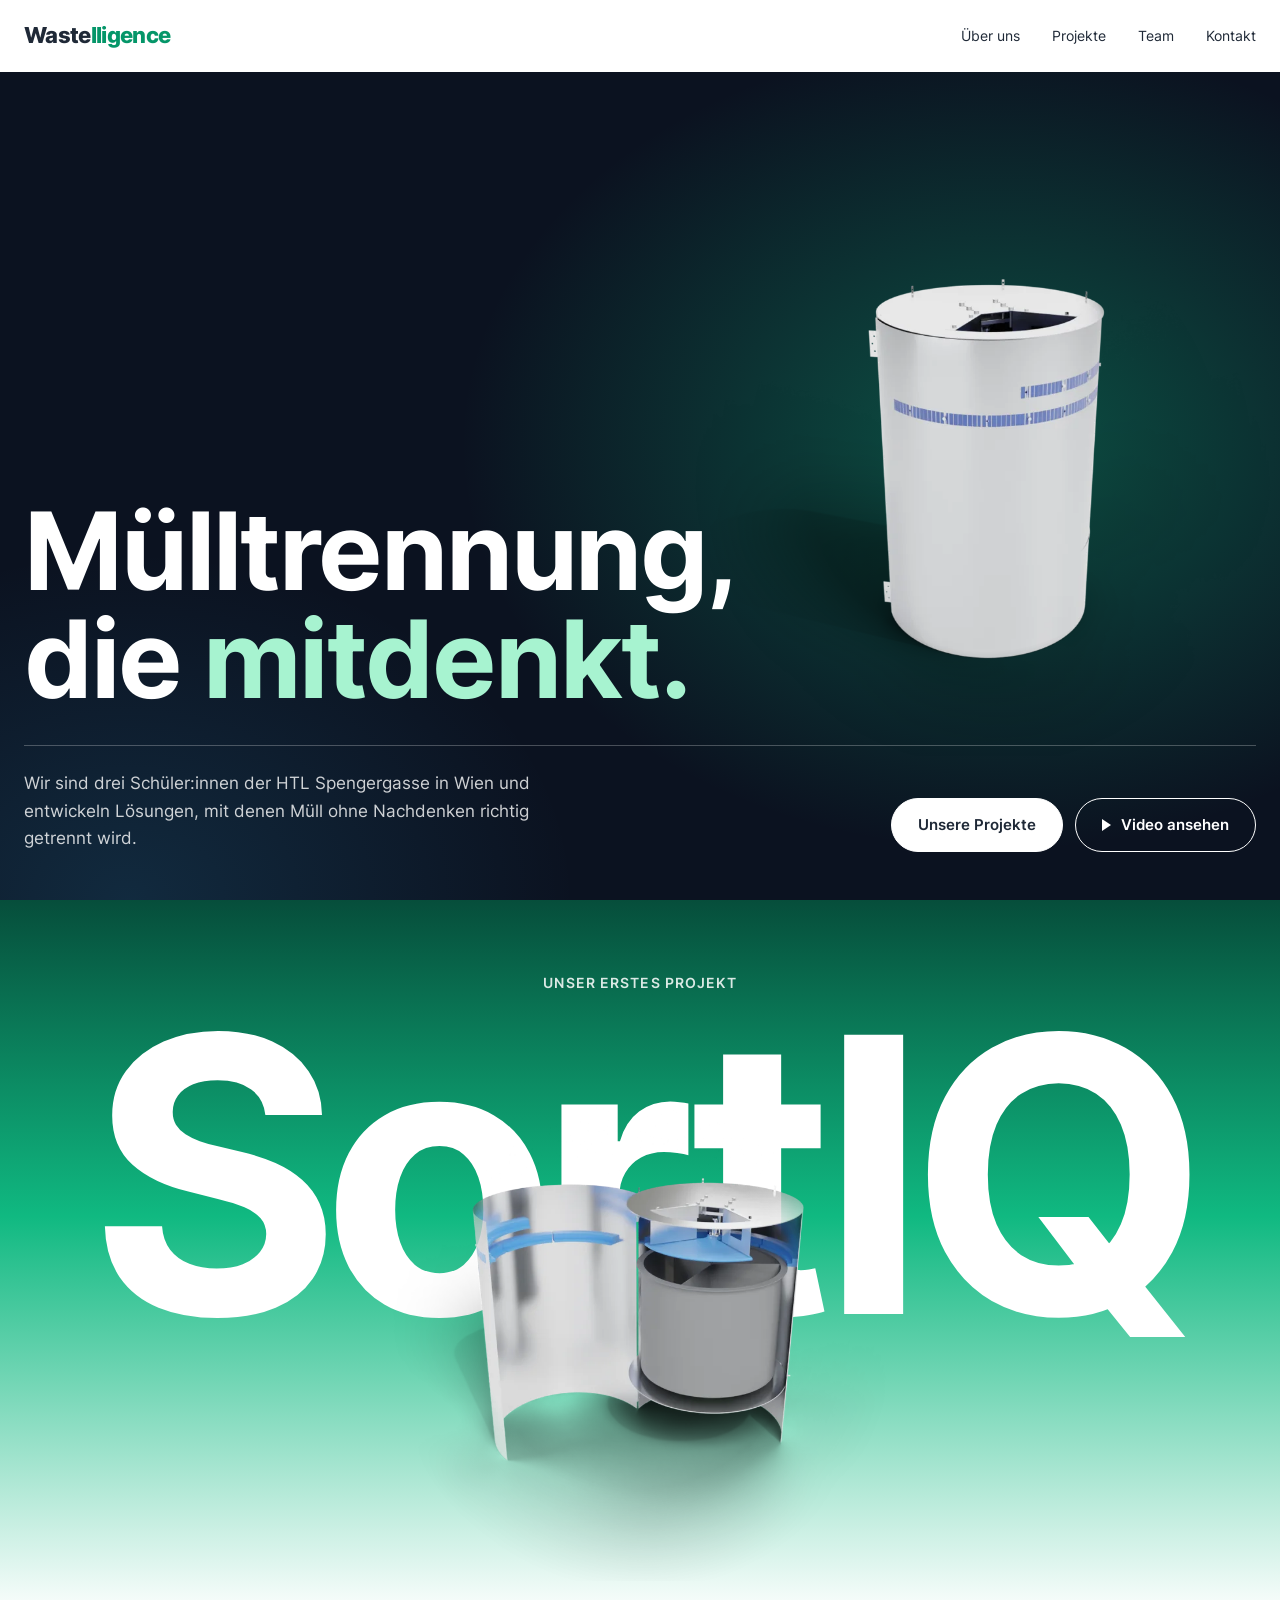
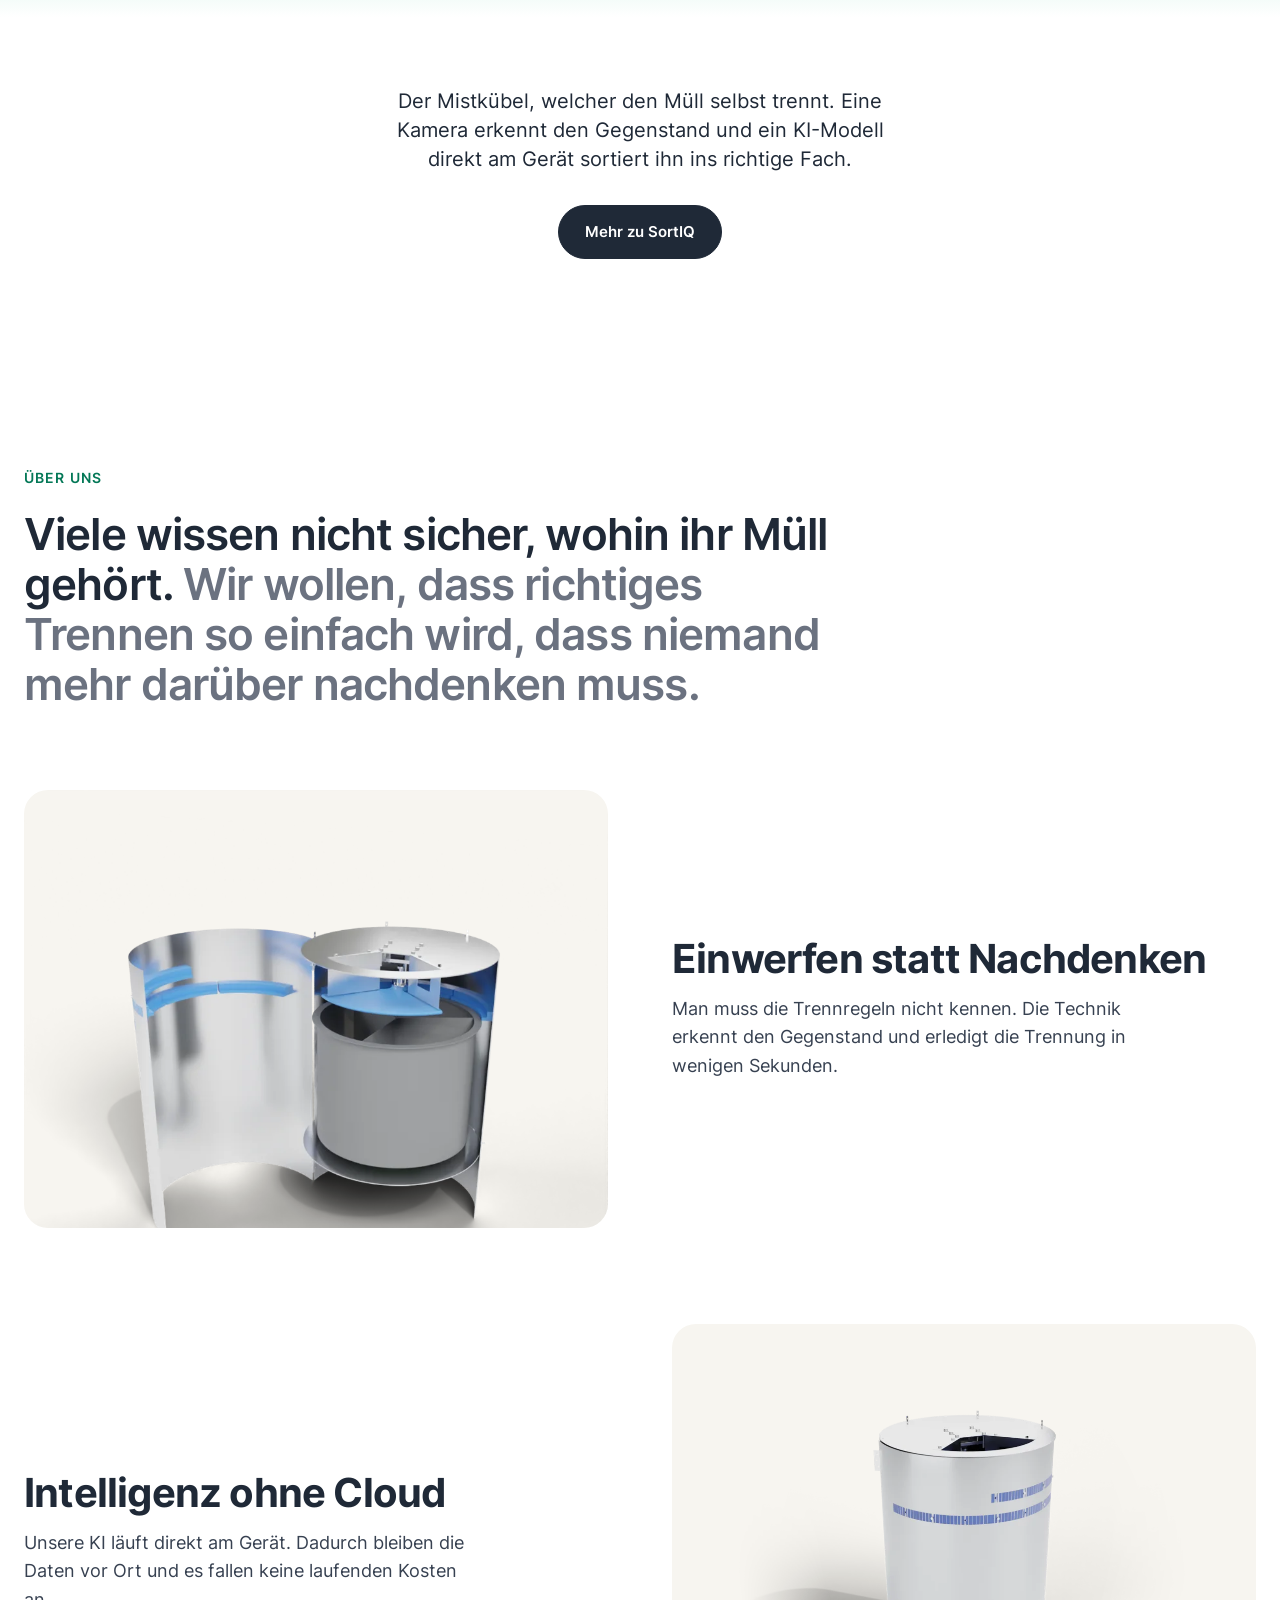
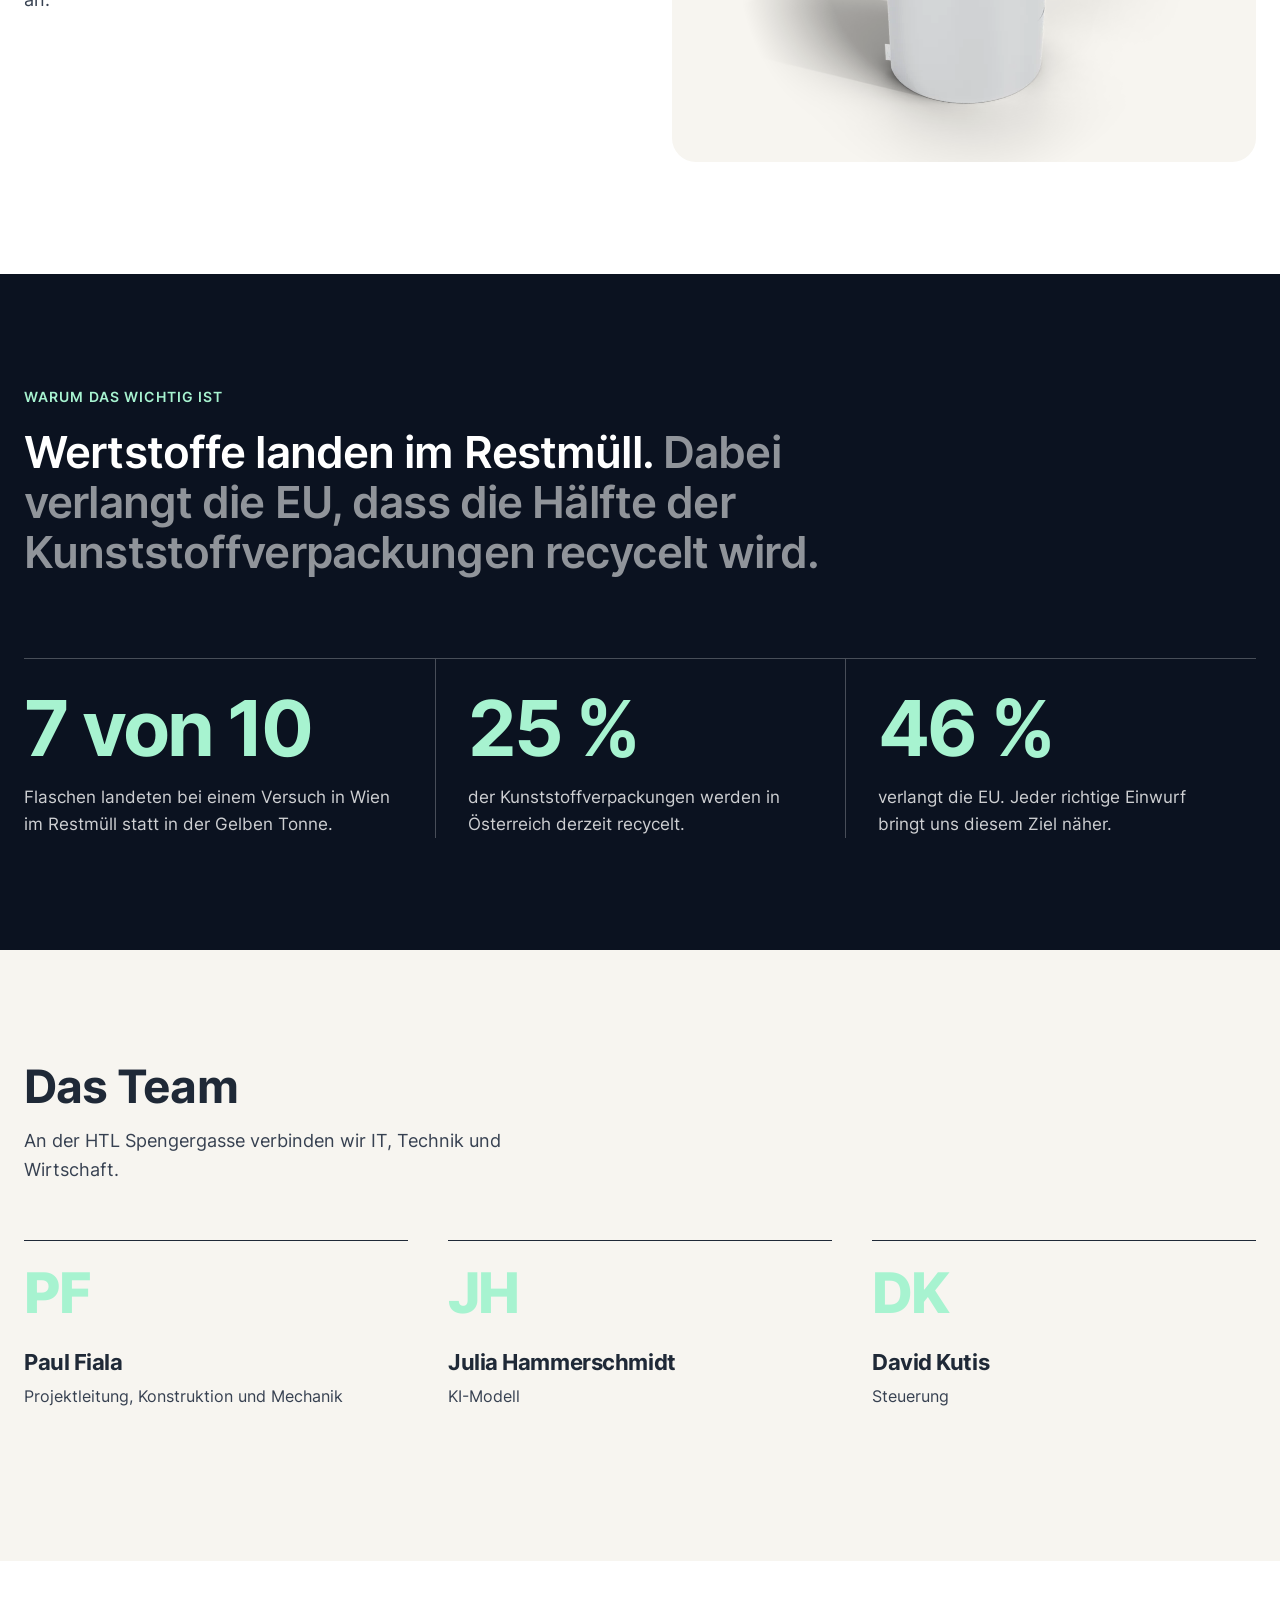
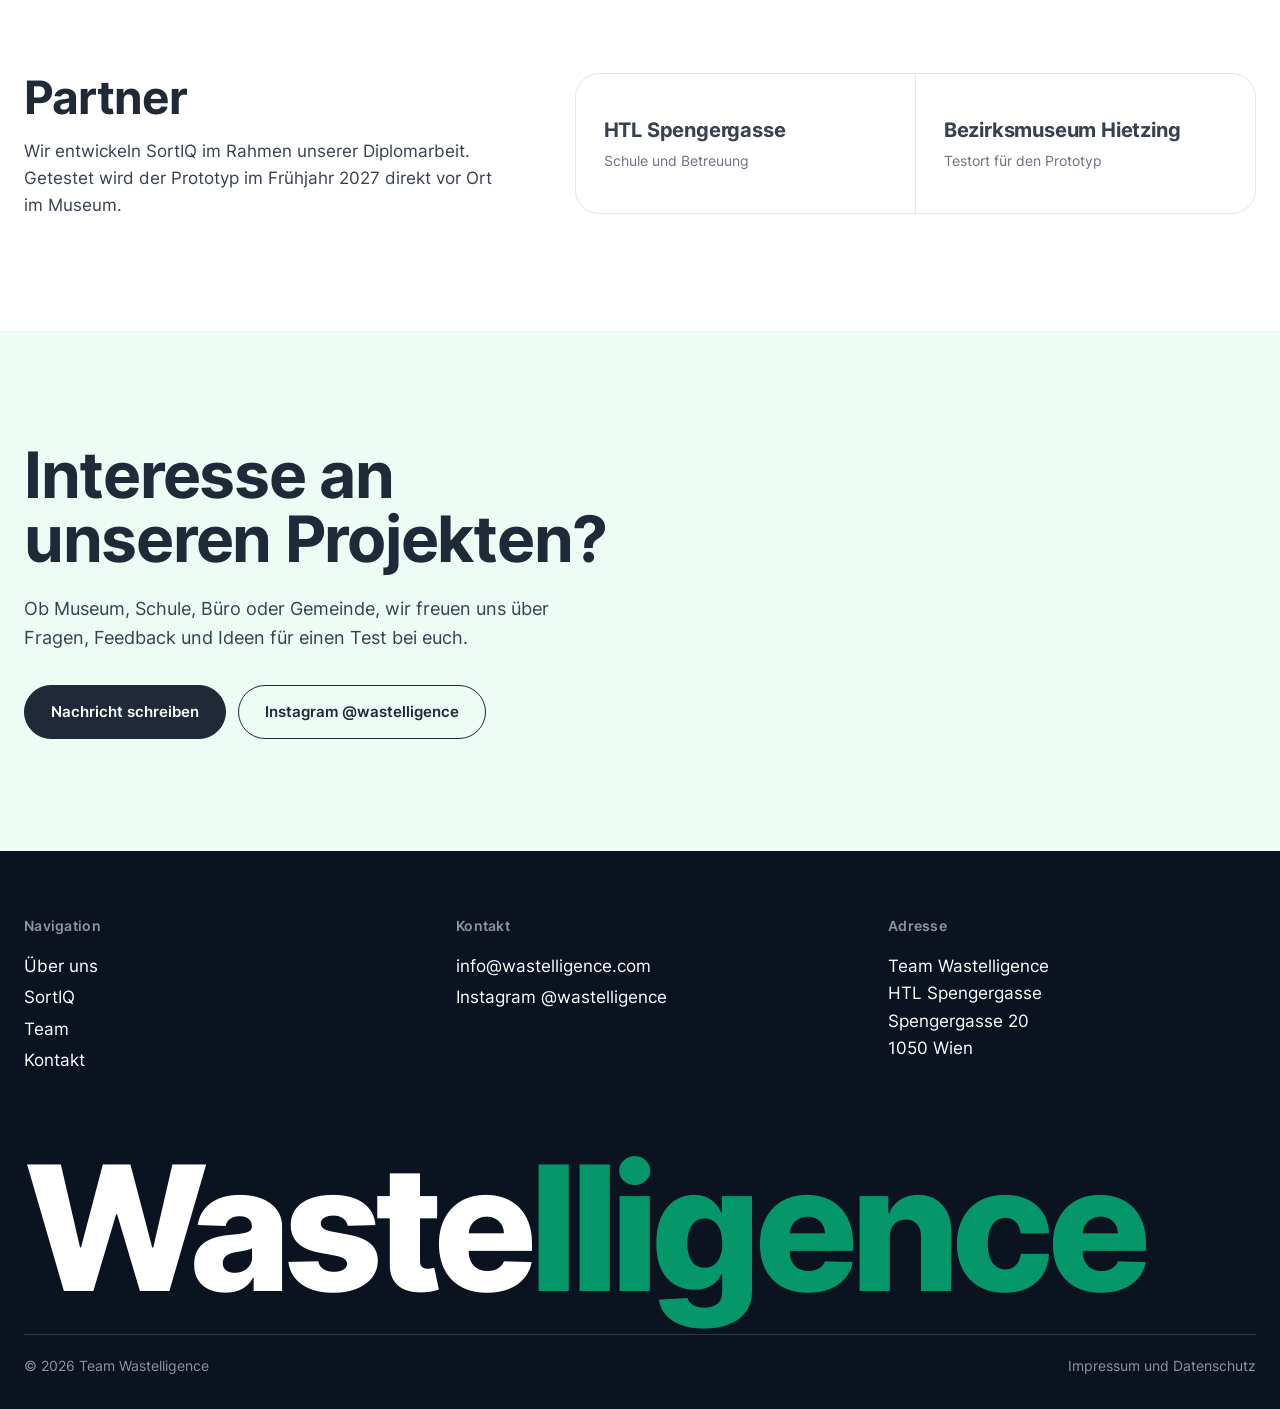
<file: index.html>
<!doctype html>
<html lang="de-AT">
  <head>
    <meta charset="utf-8" />
    <meta name="viewport" content="width=device-width, initial-scale=1" />
    <title>Wastelligence – KI-unterstützte Mülltrennung aus Wien</title>
    <meta
      name="description"
      content="Team Wastelligence von der HTL Spengergasse in Wien entwickelt Lösungen, mit denen Müll ohne Nachdenken richtig getrennt wird. Unser erstes Projekt ist SortIQ, ein Mistkübel, welcher den Müll mit KI selbst trennt."
    />
    <link rel="canonical" href="https://wastelligence.com/" />
    <meta property="og:type" content="website" />
    <meta property="og:locale" content="de_AT" />
    <meta property="og:site_name" content="Wastelligence" />
    <meta property="og:url" content="https://wastelligence.com/" />
    <meta property="og:title" content="Wastelligence – Mülltrennung, die mitdenkt" />
    <meta
      property="og:description"
      content="Drei Schüler:innen der HTL Spengergasse entwickeln Lösungen für einfachere Mülltrennung."
    />
    <meta property="og:image" content="https://wastelligence.com/assets/sortiq-vorschau.jpg" />
    <meta name="twitter:card" content="summary_large_image" />
    <link rel="icon" href="assets/favicon-wastelligence.svg" type="image/svg+xml" />
    <link rel="apple-touch-icon" href="assets/apple-touch-icon.png" />
    <script type="application/ld+json">
      {
        "@context": "https://schema.org",
        "@graph": [
          {
            "@type": "Organization",
            "@id": "https://wastelligence.com/#organisation",
            "name": "Wastelligence",
            "alternateName": "Team Wastelligence",
            "url": "https://wastelligence.com/",
            "logo": "https://wastelligence.com/assets/wastelligence-logo.png",
            "email": "info@wastelligence.com",
            "description": "Team der HTL Spengergasse in Wien, das Lösungen für einfachere Mülltrennung entwickelt.",
            "member": [
              { "@type": "Person", "name": "Paul Fiala" },
              { "@type": "Person", "name": "Julia Hammerschmidt" },
              { "@type": "Person", "name": "David Kutis" }
            ],
            "parentOrganization": {
              "@type": "HighSchool",
              "name": "HTL Spengergasse",
              "address": {
                "@type": "PostalAddress",
                "streetAddress": "Spengergasse 20",
                "postalCode": "1050",
                "addressLocality": "Wien",
                "addressCountry": "AT"
              }
            }
          },
          {
            "@type": "WebSite",
            "@id": "https://wastelligence.com/#website",
            "url": "https://wastelligence.com/",
            "name": "Wastelligence",
            "inLanguage": "de-AT",
            "publisher": { "@id": "https://wastelligence.com/#organisation" }
          }
        ]
      }
    </script>
    <link rel="preload" href="assets/fonts/inter-latin-wght.woff2" as="font" type="font/woff2" crossorigin />
    <link rel="stylesheet" href="style.css" />
    <script src="main.js" defer></script>
  </head>
  <body>
    <header class="kopf">
      <nav aria-label="Hauptnavigation">
        <a class="brand" href="index.html">Waste<span>lligence</span></a>
        <ul class="menue">
          <li><a href="index.html#ueber-uns">Über uns</a></li>
          <li class="has-sub">
            <a href="index.html#projekte">Projekte</a>
            <ul class="sub">
              <li><a href="sortiq.html">SortIQ</a></li>
            </ul>
          </li>
          <li><a href="index.html#team">Team</a></li>
          <li><a href="kontakt.html">Kontakt</a></li>
        </ul>
      </nav>
    </header>

    <main>
      <section class="buehne">
        <img
          class="buehne-bild"
          src="assets/sortiq-geschlossen.webp"
          alt="Rendering von SortIQ, ein zylindrischer Mistkübel aus Blech"
          width="900"
          height="900"
        />
        <div class="buehne-inhalt">
          <h1>Mülltrennung, die <span>mitdenkt.</span></h1>
          <div class="buehne-fuss">
            <p>Wir sind drei Schüler:innen der HTL Spengergasse in Wien und entwickeln Lösungen, mit denen Müll ohne Nachdenken richtig getrennt wird.</p>
            <div class="aktionen">
              <a class="btn btn-hell" href="#projekte">Unsere Projekte</a>
              <a class="btn btn-rand" href="sortiq.html#video"><span class="play"></span>Video ansehen</a>
            </div>
          </div>
        </div>
      </section>

      <section id="projekte" class="produkt">
        <p class="produkt-label">Unser erstes Projekt</p>
        <h2 class="produkt-name">SortIQ</h2>
        <img
          class="produkt-bild"
          src="assets/sortiq-offen.webp"
          alt="Aufgeschnittenes Rendering von SortIQ mit drehbarem Behälter und Einwurfkammer"
          width="900"
          height="900"
          loading="lazy"
        />
        <p class="produkt-text">Der Mistkübel, welcher den Müll selbst trennt. Eine Kamera erkennt den Gegenstand und ein KI-Modell direkt am Gerät sortiert ihn ins richtige Fach.</p>
        <div class="aktionen">
          <a class="btn btn-dunkel" href="sortiq.html">Mehr zu SortIQ</a>
        </div>
      </section>

      <section id="ueber-uns" class="abschnitt">
        <p class="kicker">Über uns</p>
        <p class="leitsatz">Viele wissen nicht sicher, wohin ihr Müll gehört. <span>Wir wollen, dass richtiges Trennen so einfach wird, dass niemand mehr darüber nachdenken muss.</span></p>
        <div class="paare">
          <div class="paar">
            <figure>
              <video src="assets/einwurf-ablauf.mp4" autoplay muted loop playsinline preload="metadata" poster="assets/sortiq-offen.webp" aria-label="Animation des Einwurfs in SortIQ"></video>
            </figure>
            <div>
              <h3>Einwerfen statt Nachdenken</h3>
              <p>Man muss die Trennregeln nicht kennen. Die Technik erkennt den Gegenstand und erledigt die Trennung in wenigen Sekunden.</p>
            </div>
          </div>
          <div class="paar umgekehrt">
            <figure>
              <img src="assets/sortiq-geschlossen.webp" alt="Rendering von SortIQ von außen" width="900" height="900" loading="lazy" />
            </figure>
            <div>
              <h3>Intelligenz ohne Cloud</h3>
              <p>Unsere KI läuft direkt am Gerät. Dadurch bleiben die Daten vor Ort und es fallen keine laufenden Kosten an.</p>
            </div>
          </div>
        </div>
      </section>

      <section class="abschnitt dunkel">
        <p class="kicker">Warum das wichtig ist</p>
        <p class="leitsatz">Wertstoffe landen im Restmüll. <span>Dabei verlangt die EU, dass die Hälfte der Kunststoffverpackungen recycelt wird.</span></p>
        <div class="zahlen">
          <div class="zahl"><b>8 von 10</b><span>Flaschen landeten bei einem Versuch in Wien im Restmüll statt in der Gelben Tonne.</span></div>
          <div class="zahl"><b>27 %</b><span>der Kunststoffverpackungen werden in Österreich derzeit recycelt.</span></div>
          <div class="zahl"><b>50 %</b><span>verlangt die EU. Jeder richtige Einwurf bringt uns diesem Ziel näher.</span></div>
        </div>
      </section>

      <section id="team" class="abschnitt grau">
        <h2 class="titel">Das Team</h2>
        <p class="einleitung">An der HTL Spengergasse verbinden wir IT, Technik und Wirtschaft.</p>
        <div class="raster">
          <div class="person"><span class="initialen">PF</span><h3>Paul Fiala</h3><p>Projektleitung, Konstruktion und Mechanik</p></div>
          <div class="person"><span class="initialen">JH</span><h3>Julia Hammerschmidt</h3><p>KI-Modell</p></div>
          <div class="person"><span class="initialen">DK</span><h3>David Kutis</h3><p>Steuerung</p></div>
        </div>
      </section>

      <section class="abschnitt">
        <div class="partner">
          <div>
            <h2 class="titel">Partner</h2>
            <p>Wir entwickeln SortIQ im Rahmen unserer Diplomarbeit. Getestet wird der Prototyp im Frühjahr 2027 direkt vor Ort im Museum.</p>
          </div>
          <ul class="partner-liste">
            <li>HTL Spengergasse<small>Schule und Betreuung</small></li>
            <li>Bezirksmuseum Hietzing<small>Testort für den Prototyp</small></li>
          </ul>
        </div>
      </section>

      <section id="kontakt" class="kontakt">
        <h2>Interesse an unseren Projekten?</h2>
        <p>Ob Museum, Schule, Büro oder Gemeinde, wir freuen uns über Fragen, Feedback und Ideen für einen Test bei euch.</p>
        <div class="aktionen">
          <a class="btn btn-dunkel" href="kontakt.html">Nachricht schreiben</a>
          <a class="btn btn-gruen-rand" href="https://www.instagram.com/wastelligence/" rel="noopener" target="_blank">Instagram @wastelligence</a>
        </div>
      </section>
    </main>

    <footer class="fuss">
      <div class="fuss-spalten">
        <div>
          <h2>Navigation</h2>
          <ul>
            <li><a href="index.html#ueber-uns">Über uns</a></li>
            <li><a href="sortiq.html">SortIQ</a></li>
            <li><a href="index.html#team">Team</a></li>
            <li><a href="kontakt.html">Kontakt</a></li>
          </ul>
        </div>
        <div>
          <h2>Kontakt</h2>
          <ul>
            <li><a href="mailto:info@wastelligence.com">info@wastelligence.com</a></li>
            <li><a href="https://www.instagram.com/wastelligence/" rel="noopener" target="_blank">Instagram @wastelligence</a></li>
          </ul>
        </div>
        <div>
          <h2>Adresse</h2>
          <address>Team Wastelligence<br />HTL Spengergasse<br />Spengergasse 20<br />1050 Wien</address>
        </div>
      </div>
      <p class="fuss-marke" aria-hidden="true">Waste<span>lligence</span></p>
      <div class="fuss-unten">
        <span>© 2026 Team Wastelligence</span>
        <a href="impressum.html">Impressum und Datenschutz</a>
      </div>
    </footer>
  </body>
</html>
</file>
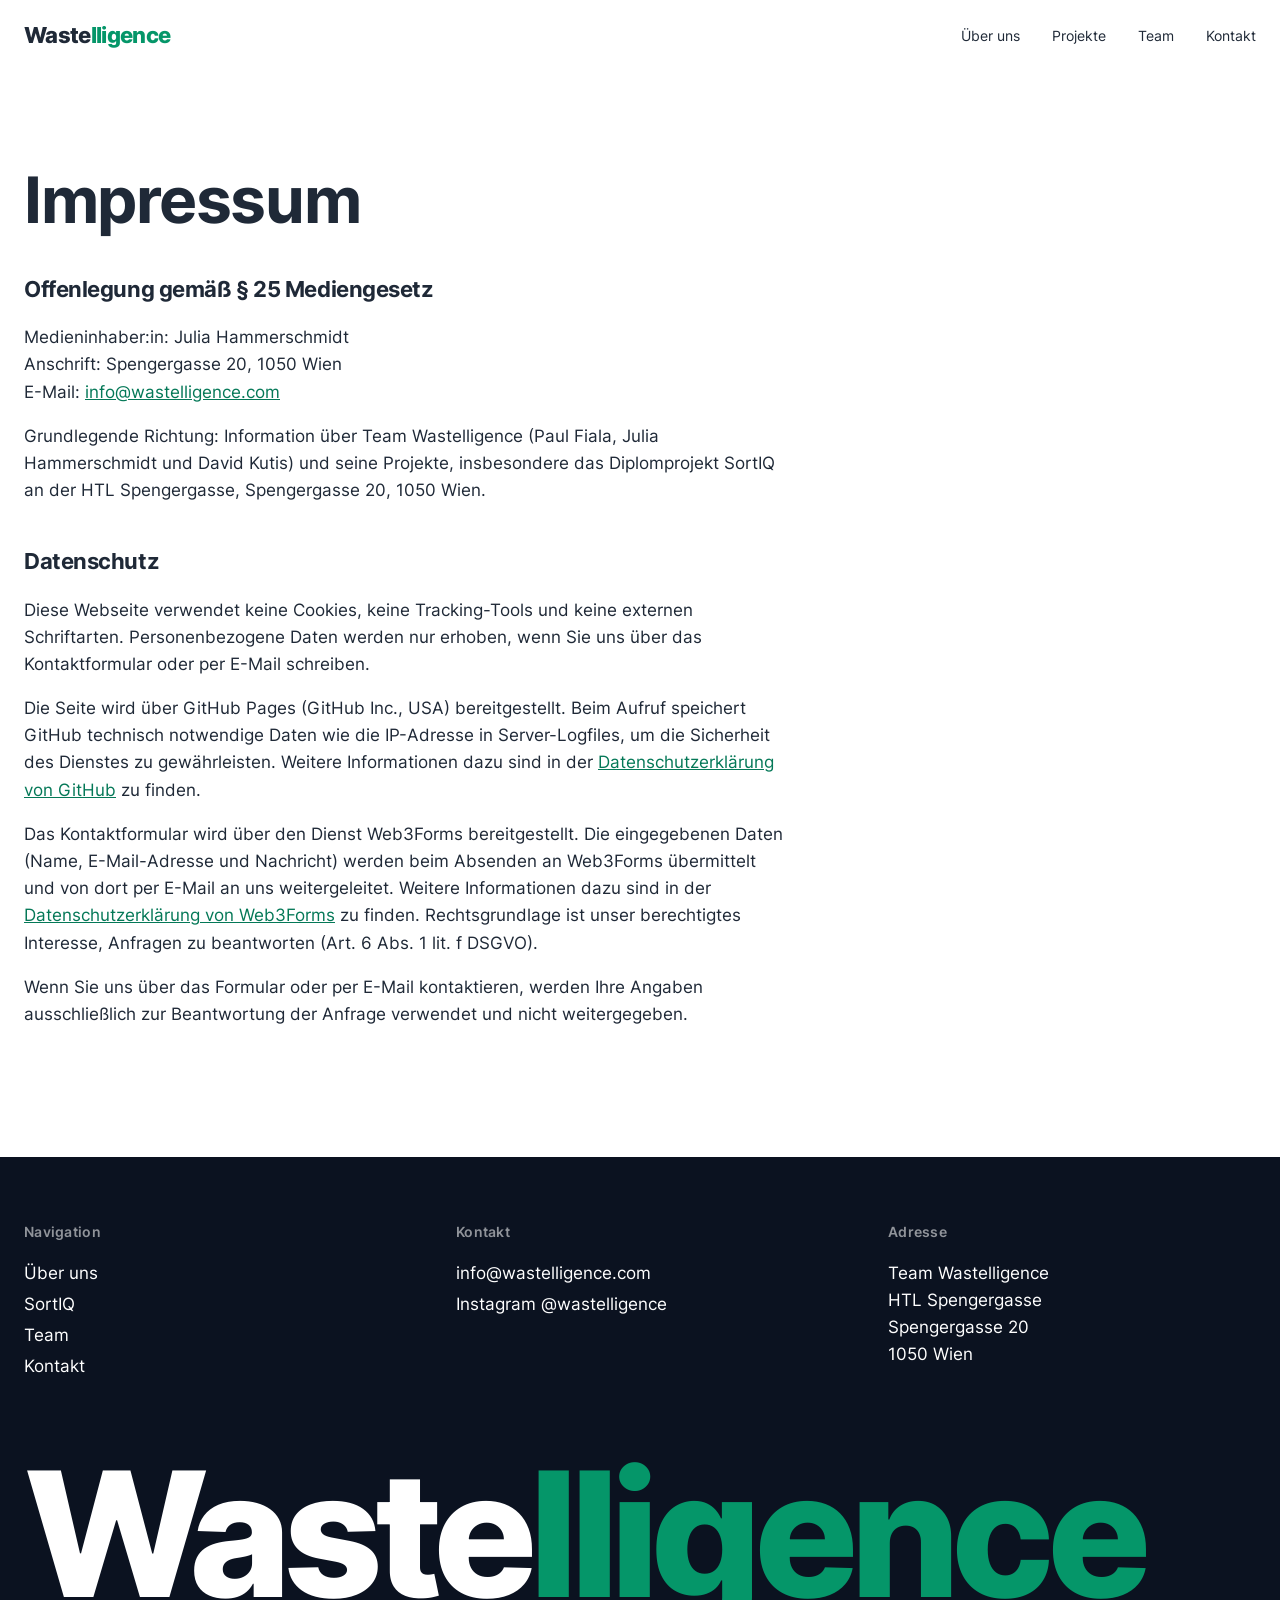
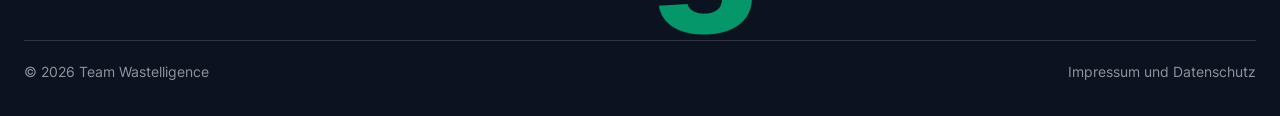
<file: impressum.html>
<!doctype html>
<html lang="de-AT">
  <head>
    <meta charset="utf-8" />
    <meta name="viewport" content="width=device-width, initial-scale=1" />
    <title>Impressum – Wastelligence</title>
    <meta name="robots" content="noindex" />
    <link rel="icon" href="assets/favicon-wastelligence.svg" type="image/svg+xml" />
    <link rel="apple-touch-icon" href="assets/apple-touch-icon.png" />
    <link rel="preload" href="assets/fonts/inter-latin-wght.woff2" as="font" type="font/woff2" crossorigin />
    <link rel="stylesheet" href="style.css" />
    <script src="main.js" defer></script>
  </head>
  <body>
    <header class="kopf">
      <nav aria-label="Hauptnavigation">
        <a class="brand" href="index.html">Waste<span>lligence</span></a>
        <ul class="menue">
          <li><a href="index.html#ueber-uns">Über uns</a></li>
          <li class="has-sub">
            <a href="index.html#projekte">Projekte</a>
            <ul class="sub">
              <li><a href="sortiq.html">SortIQ</a></li>
            </ul>
          </li>
          <li><a href="index.html#team">Team</a></li>
          <li><a href="kontakt.html">Kontakt</a></li>
        </ul>
      </nav>
    </header>

    <main>
      <div class="legal">
<h1>Impressum</h1>

      <h2>Offenlegung gemäß § 25 Mediengesetz</h2>
      <p>
        Medieninhaber:in: Julia Hammerschmidt<br />
        Anschrift: Spengergasse 20, 1050 Wien<br />
        E-Mail:
        <a href="mailto:info@wastelligence.com">info@wastelligence.com</a>
      </p>
      <p>
        Grundlegende Richtung: Information über Team Wastelligence (Paul Fiala,
        Julia Hammerschmidt und David Kutis) und seine Projekte, insbesondere
        das Diplomprojekt SortIQ an der HTL Spengergasse, Spengergasse 20, 1050
        Wien.
      </p>

      <h2 id="datenschutz">Datenschutz</h2>
      <p>
        Diese Webseite verwendet keine Cookies, keine Tracking-Tools und keine
        externen Schriftarten. Personenbezogene Daten werden nur erhoben, wenn
        Sie uns über das Kontaktformular oder per E-Mail schreiben.
      </p>
      <p>
        Die Seite wird über GitHub Pages (GitHub Inc., USA) bereitgestellt. Beim
        Aufruf speichert GitHub technisch notwendige Daten wie die IP-Adresse in
        Server-Logfiles, um die Sicherheit des Dienstes zu gewährleisten.
        Weitere Informationen dazu sind in der
        <a
          href="https://docs.github.com/de/site-policy/privacy-policies/github-general-privacy-statement"
          >Datenschutzerklärung von GitHub</a
        >
        zu finden.
      </p>
      <p>
        Das Kontaktformular wird über den Dienst Web3Forms bereitgestellt. Die
        eingegebenen Daten (Name, E-Mail-Adresse und Nachricht) werden beim
        Absenden an Web3Forms übermittelt und von dort per E-Mail an uns
        weitergeleitet. Weitere Informationen dazu sind in der
        <a href="https://web3forms.com/privacy">Datenschutzerklärung von Web3Forms</a>
        zu finden. Rechtsgrundlage ist unser berechtigtes Interesse, Anfragen zu beantworten (Art. 6 Abs. 1 lit. f DSGVO).
      </p>
      <p>
        Wenn Sie uns über das Formular oder per E-Mail kontaktieren, werden Ihre Angaben ausschließlich
        zur Beantwortung der Anfrage verwendet und nicht weitergegeben.
      </p>
      </div>
    </main>

    <footer class="fuss">
      <div class="fuss-spalten">
        <div>
          <h2>Navigation</h2>
          <ul>
            <li><a href="index.html#ueber-uns">Über uns</a></li>
            <li><a href="sortiq.html">SortIQ</a></li>
            <li><a href="index.html#team">Team</a></li>
            <li><a href="kontakt.html">Kontakt</a></li>
          </ul>
        </div>
        <div>
          <h2>Kontakt</h2>
          <ul>
            <li><a href="mailto:info@wastelligence.com">info@wastelligence.com</a></li>
            <li><a href="https://www.instagram.com/wastelligence/" rel="noopener" target="_blank">Instagram @wastelligence</a></li>
          </ul>
        </div>
        <div>
          <h2>Adresse</h2>
          <address>Team Wastelligence<br />HTL Spengergasse<br />Spengergasse 20<br />1050 Wien</address>
        </div>
      </div>
      <p class="fuss-marke" aria-hidden="true">Waste<span>lligence</span></p>
      <div class="fuss-unten">
        <span>© 2026 Team Wastelligence</span>
        <a href="impressum.html">Impressum und Datenschutz</a>
      </div>
    </footer>
  </body>
</html>
</file>
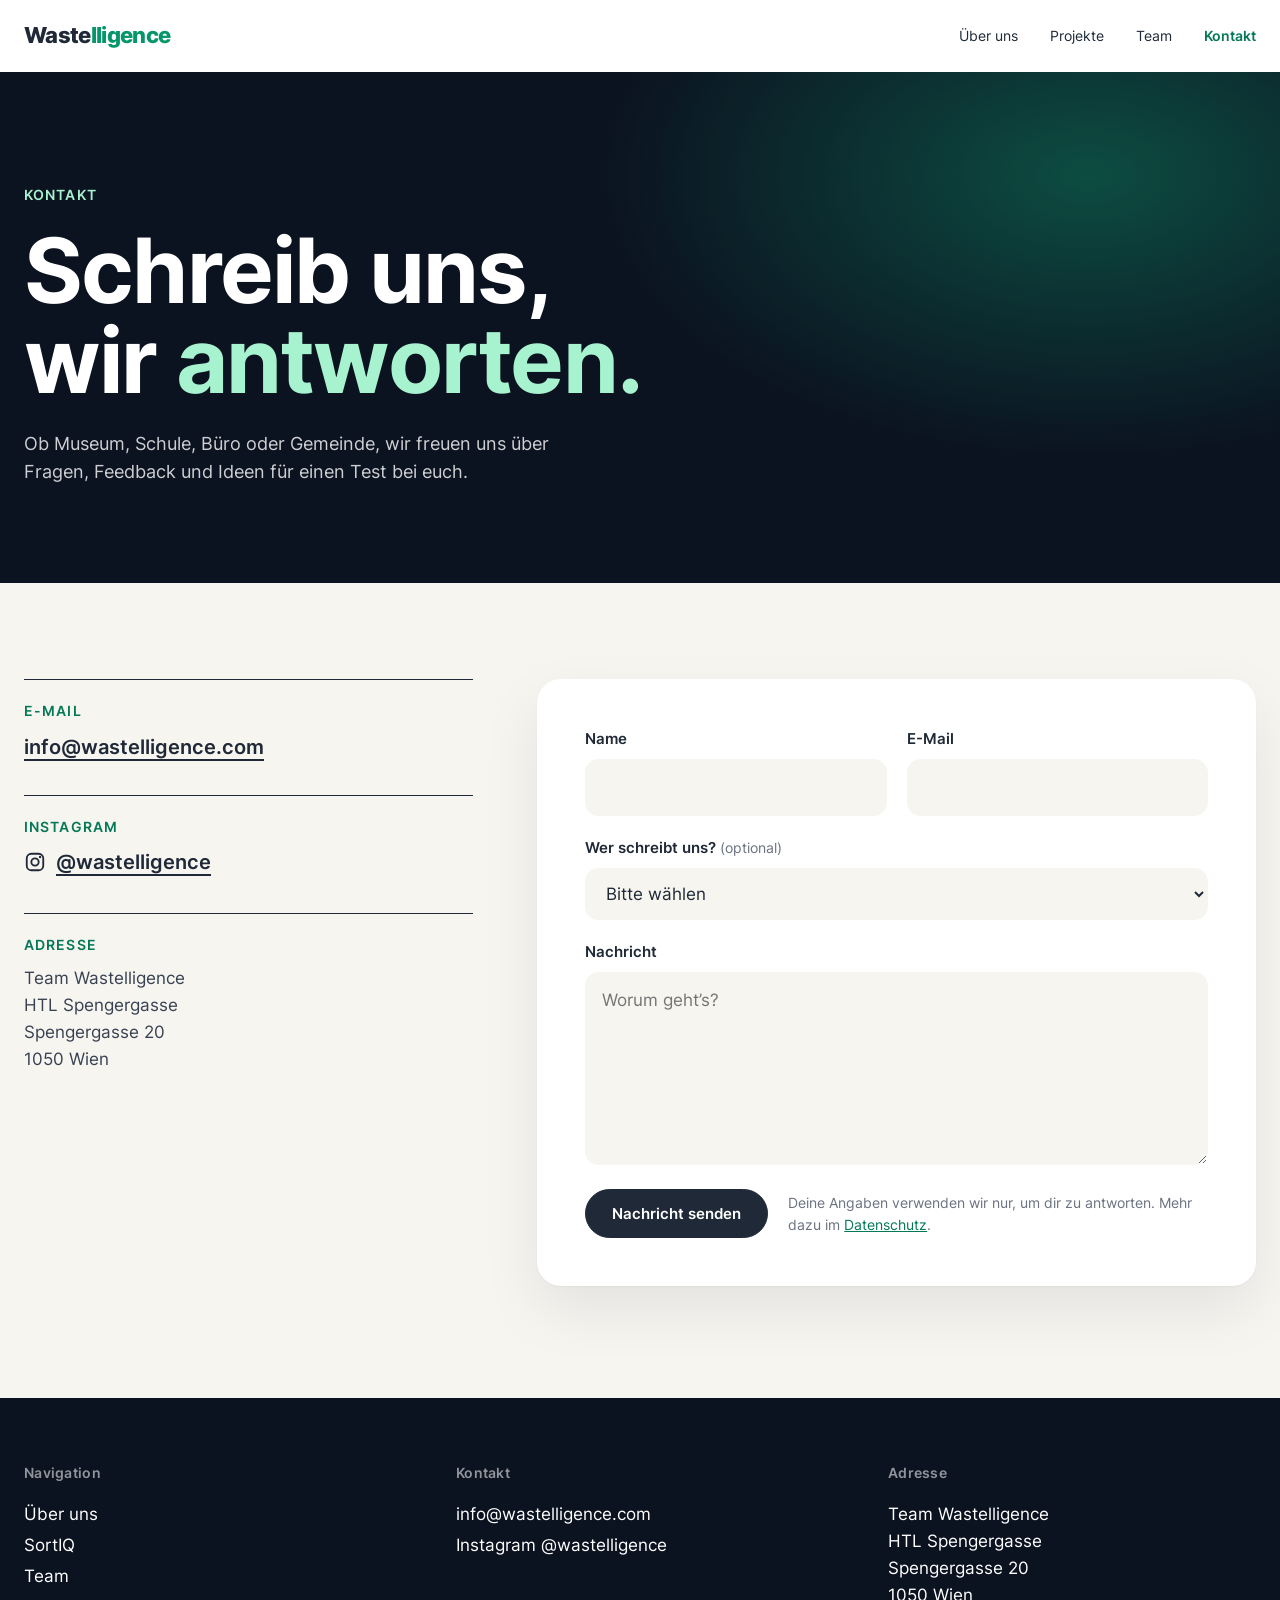
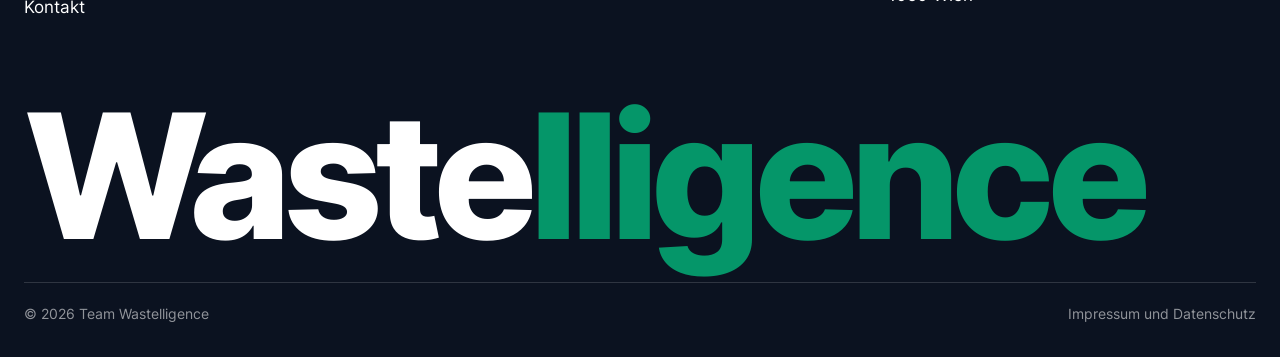
<file: kontakt.html>
<!doctype html>
<html lang="de-AT">
  <head>
    <meta charset="utf-8" />
    <meta name="viewport" content="width=device-width, initial-scale=1" />
    <title>Kontakt – Wastelligence</title>
    <meta
      name="description"
      content="Schreib Team Wastelligence direkt eine Nachricht: Fragen, Feedback oder Ideen für einen Test von SortIQ bei euch."
    />
    <link rel="canonical" href="https://wastelligence.com/kontakt.html" />
    <meta property="og:type" content="website" />
    <meta property="og:locale" content="de_AT" />
    <meta property="og:site_name" content="Wastelligence" />
    <meta property="og:url" content="https://wastelligence.com/kontakt.html" />
    <meta property="og:title" content="Kontakt – Wastelligence" />
    <meta
      property="og:image"
      content="https://wastelligence.com/assets/sortiq-vorschau.jpg"
    />
    <link
      rel="icon"
      href="assets/favicon-wastelligence.svg"
      type="image/svg+xml"
    />
    <link rel="apple-touch-icon" href="assets/apple-touch-icon.png" />
    <link
      rel="preload"
      href="assets/fonts/inter-latin-wght.woff2"
      as="font"
      type="font/woff2"
      crossorigin
    />
    <link rel="stylesheet" href="style.css" />
    <script src="main.js" defer></script>
  </head>
  <body>
    <header class="kopf">
      <nav aria-label="Hauptnavigation">
        <a class="brand" href="index.html">Waste<span>lligence</span></a>
        <ul class="menue">
          <li><a href="index.html#ueber-uns">Über uns</a></li>
          <li class="has-sub">
            <a href="index.html#projekte">Projekte</a>
            <ul class="sub">
              <li><a href="sortiq.html">SortIQ</a></li>
            </ul>
          </li>
          <li><a href="index.html#team">Team</a></li>
          <li><a href="kontakt.html" aria-current="page">Kontakt</a></li>
        </ul>
      </nav>
    </header>

    <main>
      <section class="seitenkopf">
        <p class="kicker">Kontakt</p>
        <h1>Schreib uns, wir <span>antworten.</span></h1>
        <p>
          Ob Museum, Schule, Büro oder Gemeinde, wir freuen uns über Fragen,
          Feedback und Ideen für einen Test bei euch.
        </p>
      </section>

      <section class="kontakt-seite">
        <aside class="kontakt-wege">
          <div class="weg">
            <h2>E-Mail</h2>
            <a href="mailto:info@wastelligence.com">info@wastelligence.com</a>
          </div>
          <div class="weg">
            <h2>Instagram</h2>
            <a
              class="insta"
              href="https://www.instagram.com/wastelligence/"
              rel="noopener"
              target="_blank"
            >
              <svg
                viewBox="0 0 24 24"
                width="22"
                height="22"
                aria-hidden="true"
              >
                <rect
                  x="3"
                  y="3"
                  width="18"
                  height="18"
                  rx="5"
                  fill="none"
                  stroke="currentColor"
                  stroke-width="2"
                />
                <circle
                  cx="12"
                  cy="12"
                  r="4"
                  fill="none"
                  stroke="currentColor"
                  stroke-width="2"
                />
                <circle cx="17.5" cy="6.5" r="1.3" fill="currentColor" />
              </svg>
              @wastelligence
            </a>
          </div>
          <div class="weg">
            <h2>Adresse</h2>
            <address>
              Team Wastelligence<br />HTL Spengergasse<br />Spengergasse 20<br />1050
              Wien
            </address>
          </div>
        </aside>

        <form
          class="formular"
          id="kontaktformular"
          action="https://api.web3forms.com/submit"
          method="POST"
        >
          <input
            type="hidden"
            name="access_key"
            value="d1197829-927c-4dda-9f65-90bd640d00f8"
          />
          <input
            type="hidden"
            name="subject"
            value="Neue Nachricht über wastelligence.com"
          />
          <input
            type="hidden"
            name="from_name"
            value="Wastelligence Webseite"
          />
          <input
            type="checkbox"
            name="botcheck"
            class="versteckt"
            tabindex="-1"
            autocomplete="off"
          />

          <div class="feld-zeile">
            <label class="feld">
              <span>Name</span>
              <input type="text" name="name" autocomplete="name" required />
            </label>
            <label class="feld">
              <span>E-Mail</span>
              <input type="email" name="email" autocomplete="email" required />
            </label>
          </div>
          <label class="feld">
            <span>Wer schreibt uns? <small>(optional)</small></span>
            <select name="absender">
              <option value="">Bitte wählen</option>
              <option>Museum</option>
              <option>Schule</option>
              <option>Firma oder Büro</option>
              <option>Gemeinde</option>
              <option>Privat</option>
              <option>Etwas anderes</option>
            </select>
          </label>
          <label class="feld">
            <span>Nachricht</span>
            <textarea
              name="message"
              rows="6"
              required
              placeholder="Worum geht’s?"
            ></textarea>
          </label>

          <div class="formular-fuss">
            <button class="btn btn-dunkel" type="submit">
              Nachricht senden
            </button>
            <p class="hinweis">
              Deine Angaben verwenden wir nur, um dir zu antworten. Mehr dazu im
              <a href="impressum.html#datenschutz">Datenschutz</a>.
            </p>
          </div>
          <p class="status" role="status" aria-live="polite"></p>
        </form>
      </section>
    </main>

    <footer class="fuss">
      <div class="fuss-spalten">
        <div>
          <h2>Navigation</h2>
          <ul>
            <li><a href="index.html#ueber-uns">Über uns</a></li>
            <li><a href="sortiq.html">SortIQ</a></li>
            <li><a href="index.html#team">Team</a></li>
            <li><a href="kontakt.html">Kontakt</a></li>
          </ul>
        </div>
        <div>
          <h2>Kontakt</h2>
          <ul>
            <li>
              <a href="mailto:info@wastelligence.com">info@wastelligence.com</a>
            </li>
            <li>
              <a
                href="https://www.instagram.com/wastelligence/"
                rel="noopener"
                target="_blank"
                >Instagram @wastelligence</a
              >
            </li>
          </ul>
        </div>
        <div>
          <h2>Adresse</h2>
          <address>
            Team Wastelligence<br />HTL Spengergasse<br />Spengergasse 20<br />1050
            Wien
          </address>
        </div>
      </div>
      <p class="fuss-marke" aria-hidden="true">Waste<span>lligence</span></p>
      <div class="fuss-unten">
        <span>© 2026 Team Wastelligence</span>
        <a href="impressum.html">Impressum und Datenschutz</a>
      </div>
    </footer>
  </body>
</html>
</file>
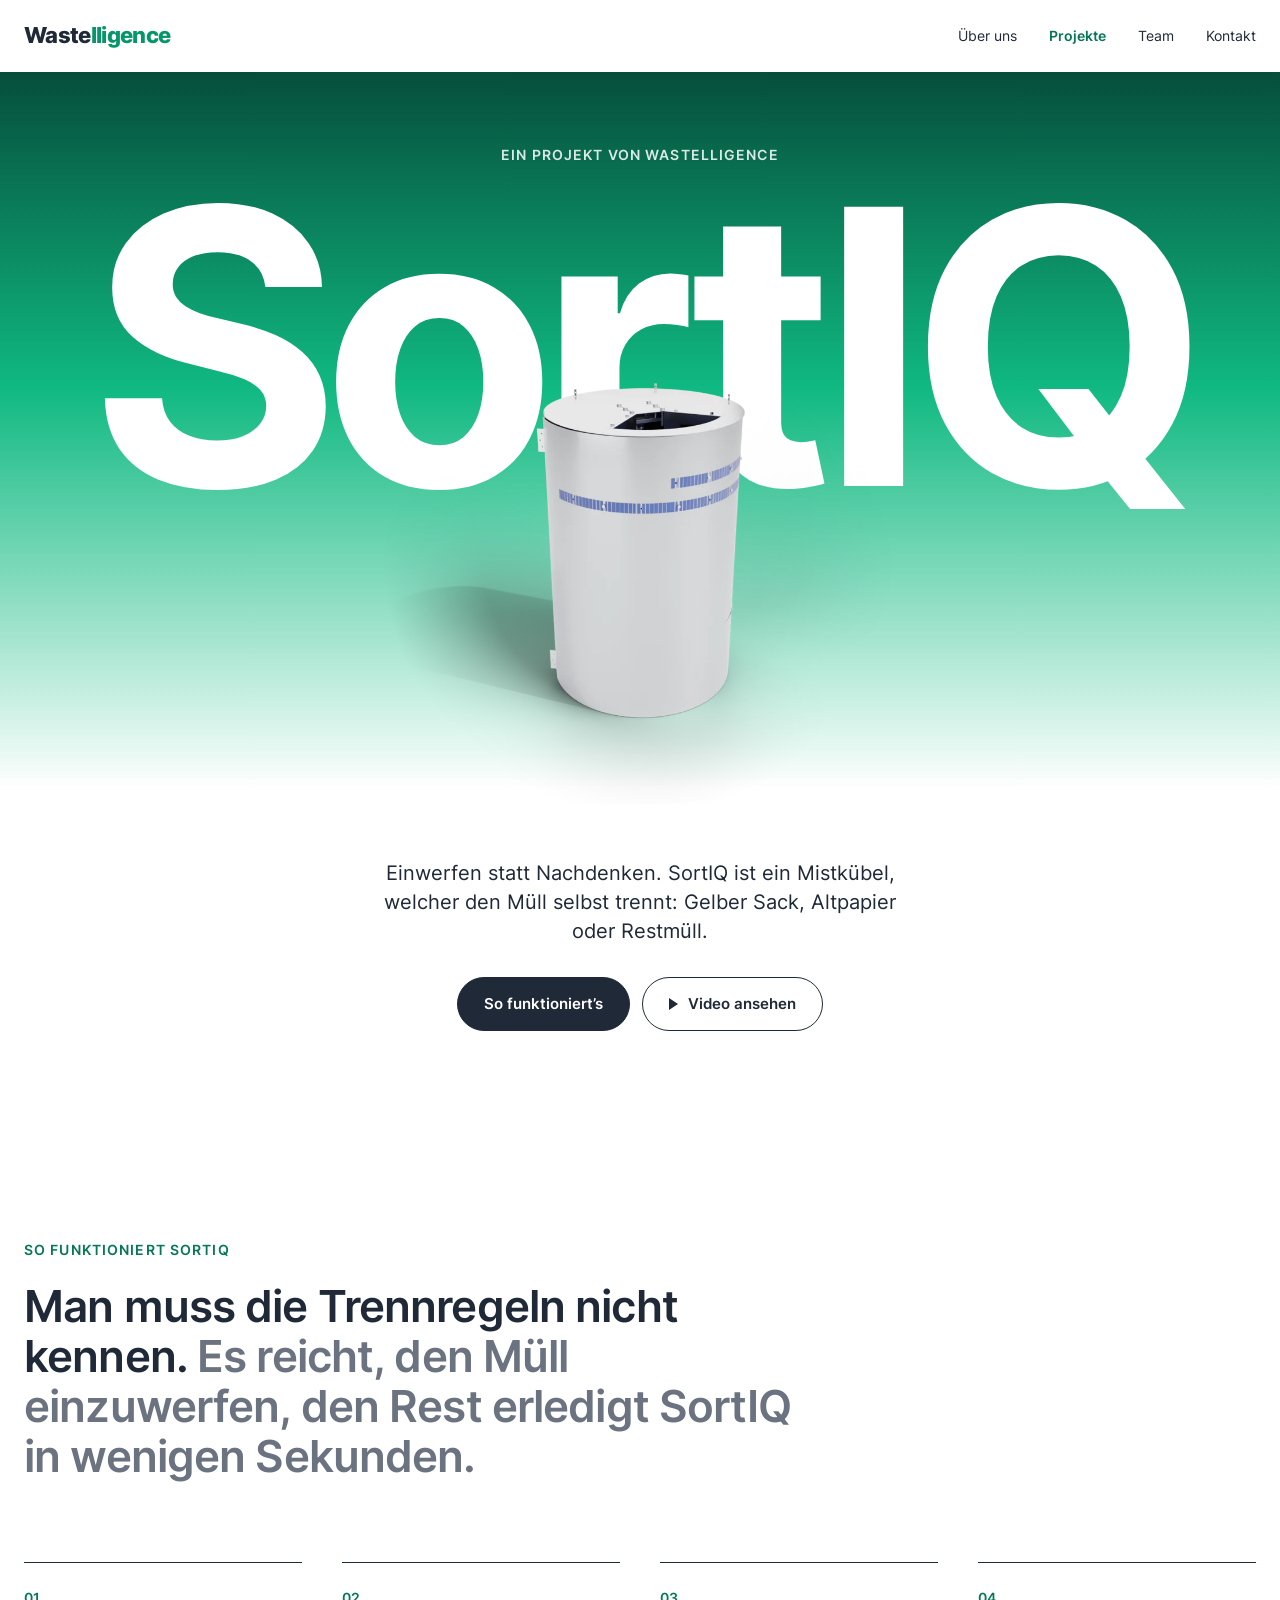
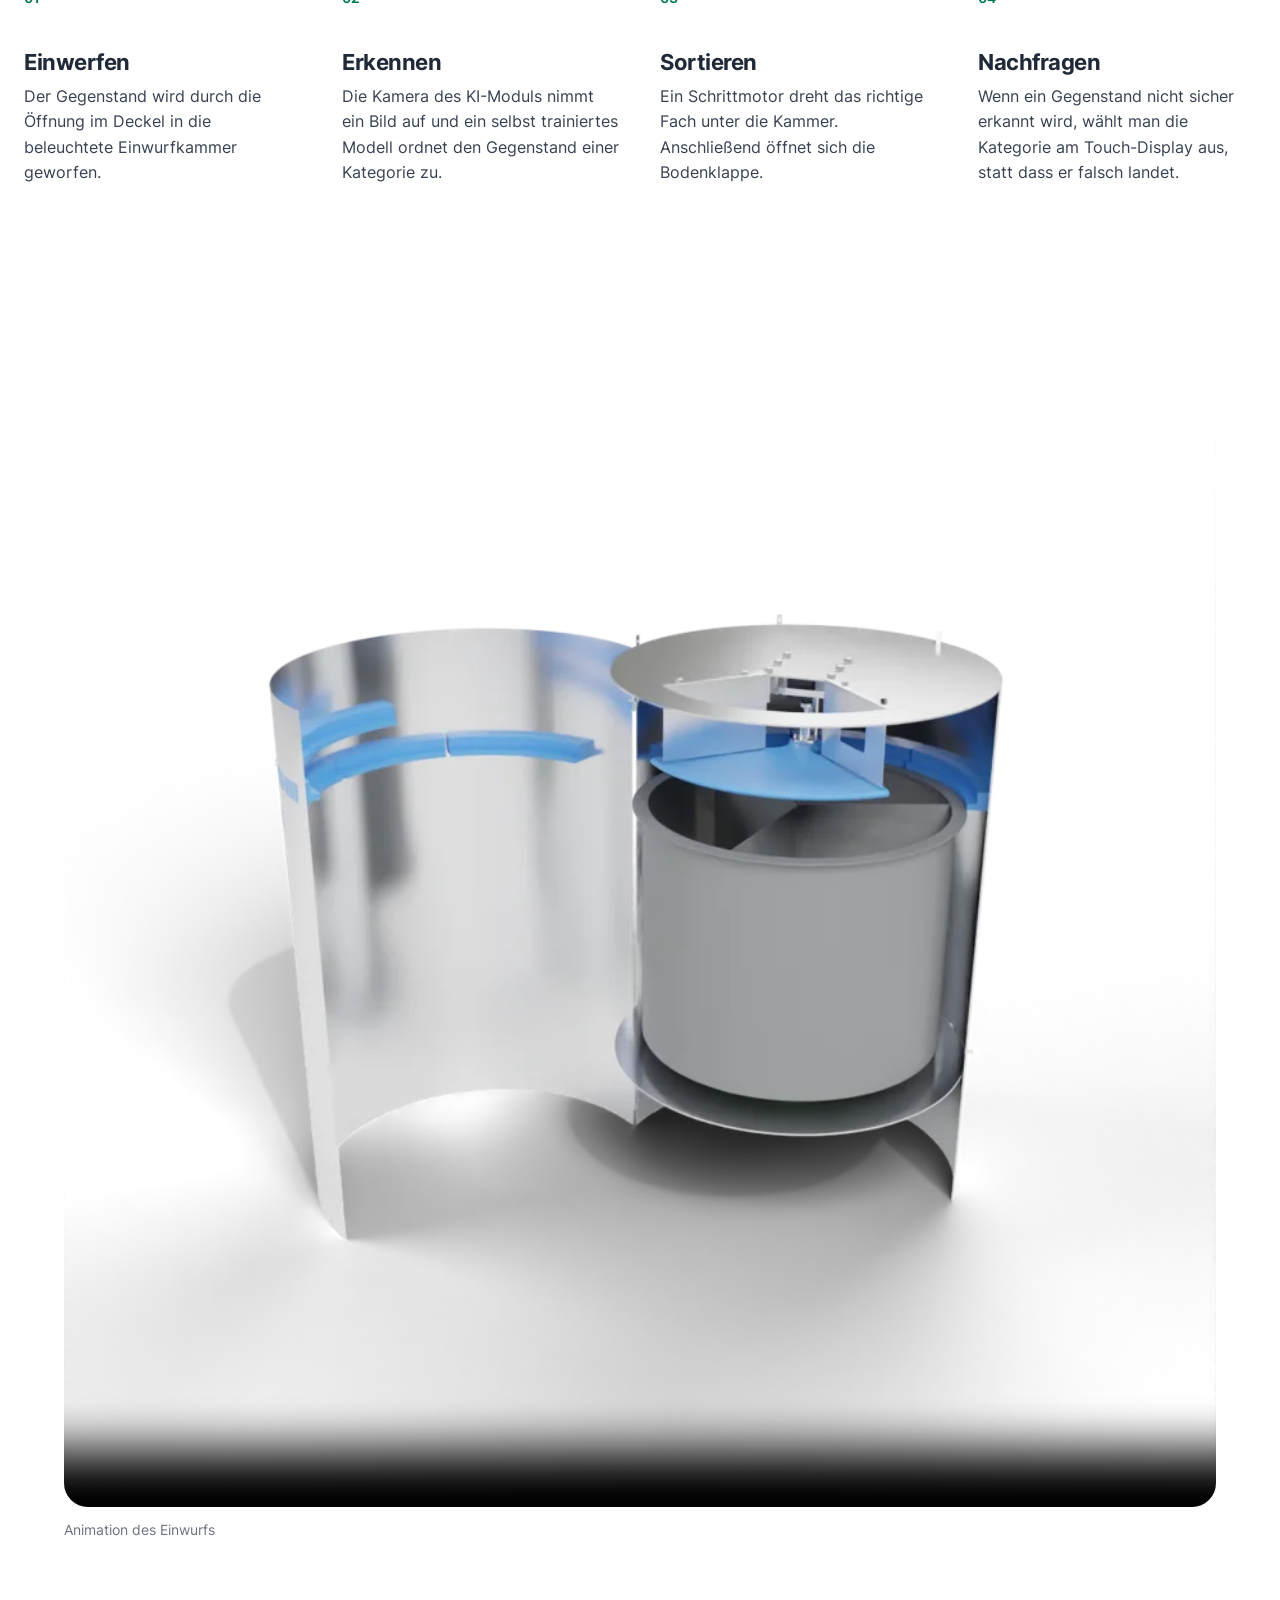
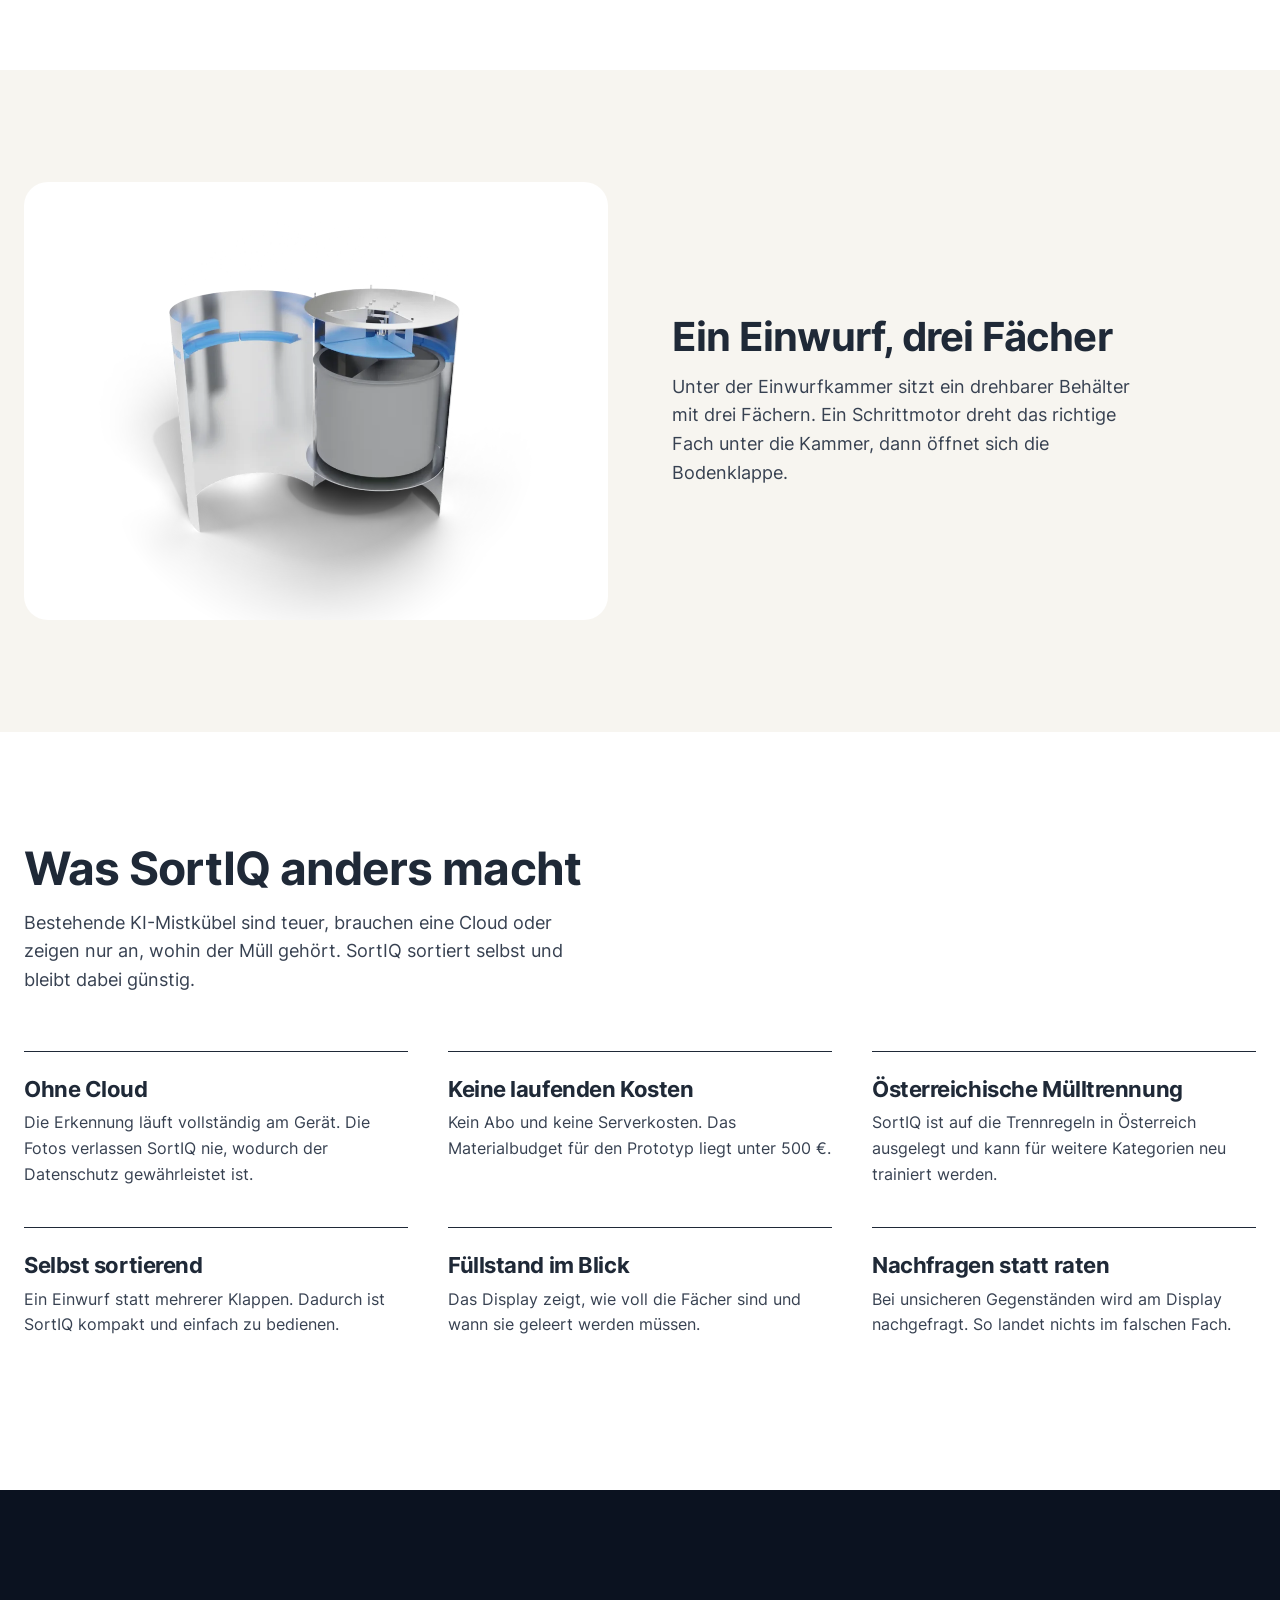
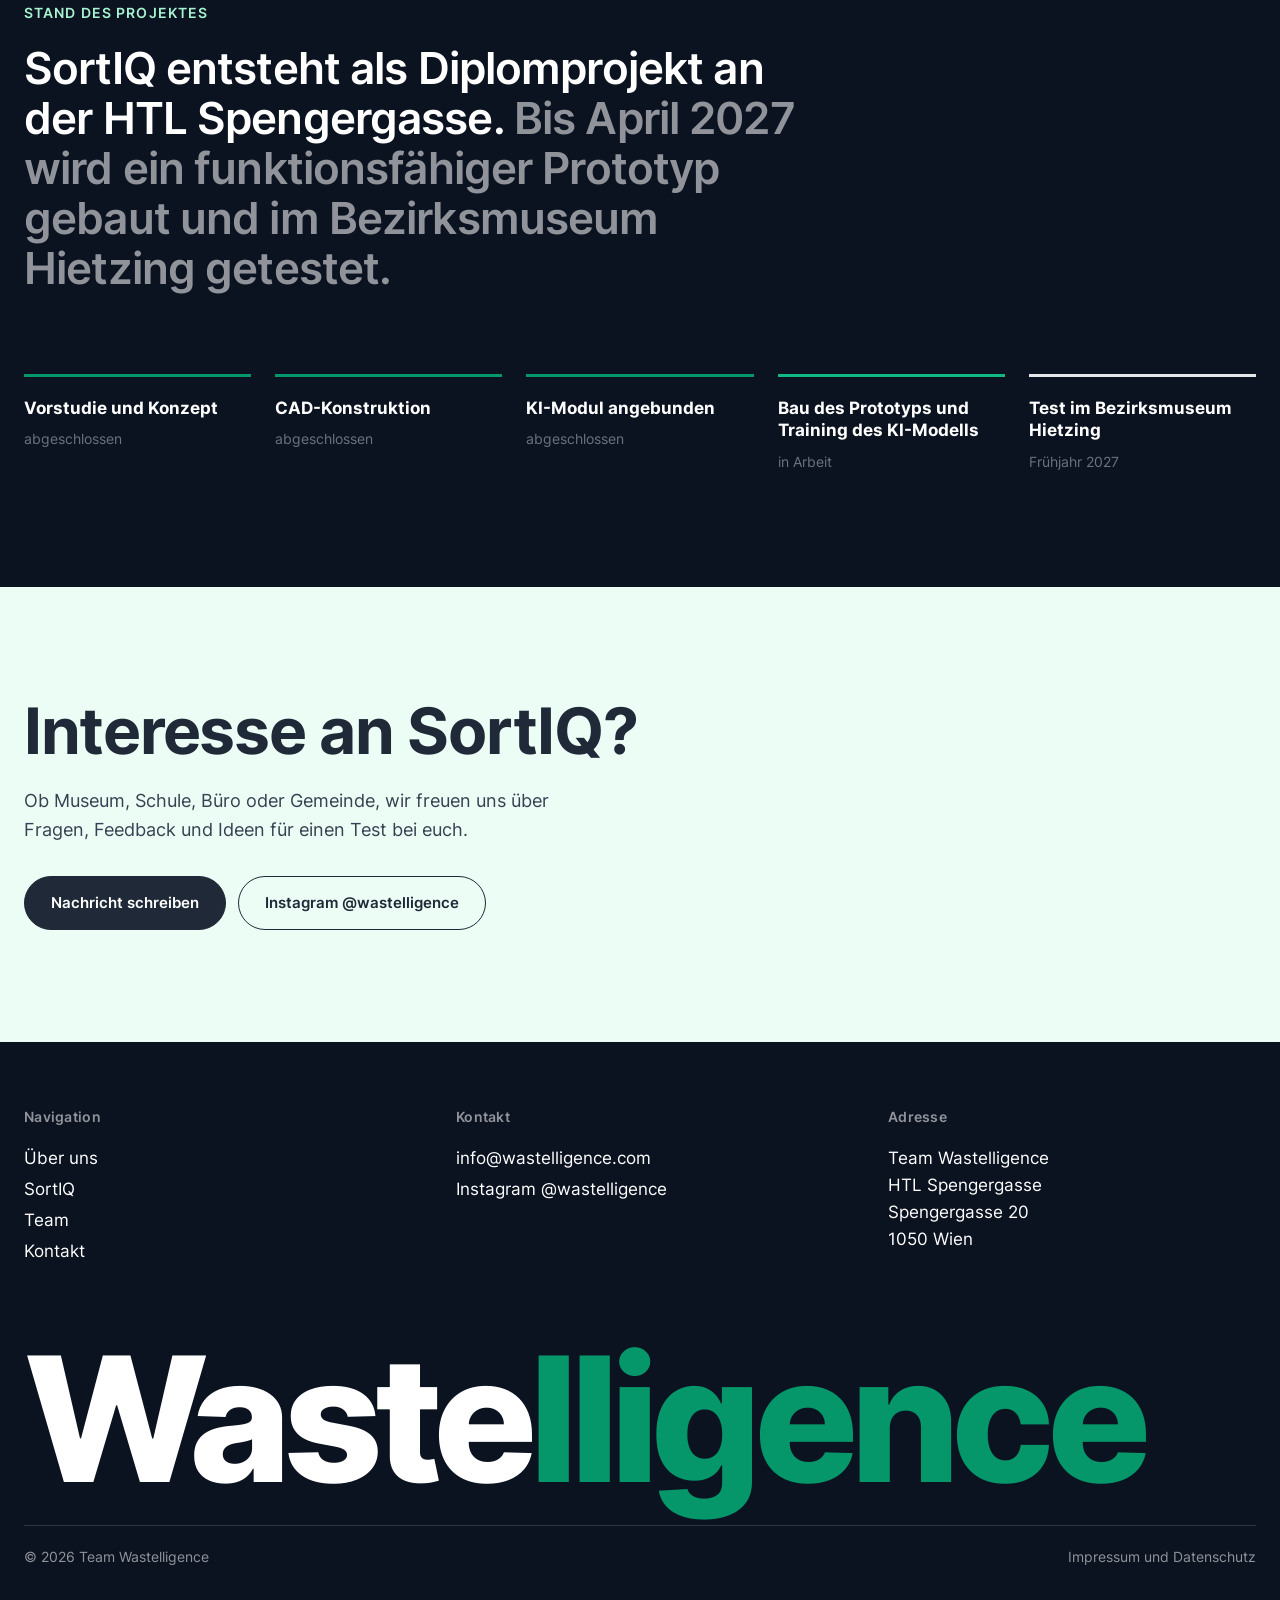
<file: sortiq.html>
<!doctype html>
<html lang="de-AT">
  <head>
    <meta charset="utf-8" />
    <meta name="viewport" content="width=device-width, initial-scale=1" />
    <title>SortIQ – der KI-Mistkübel, welcher Müll selbst trennt | Wastelligence</title>
    <meta
      name="description"
      content="SortIQ ist ein selbstsortierender Mistkübel. Ein KI-Modell erkennt den eingeworfenen Müll direkt am Gerät, ohne Cloud, und sortiert ihn in Gelben Sack, Altpapier oder Restmüll."
    />
    <link rel="canonical" href="https://wastelligence.com/sortiq.html" />
    <meta property="og:type" content="website" />
    <meta property="og:locale" content="de_AT" />
    <meta property="og:site_name" content="Wastelligence" />
    <meta property="og:url" content="https://wastelligence.com/sortiq.html" />
    <meta property="og:title" content="SortIQ – Einwerfen statt Nachdenken" />
    <meta
      property="og:description"
      content="Der Mistkübel, welcher den Müll selbst trennt. Mit KI direkt am Gerät, ohne Cloud."
    />
    <meta property="og:image" content="https://wastelligence.com/assets/sortiq-vorschau.jpg" />
    <meta name="twitter:card" content="summary_large_image" />
    <link rel="icon" href="assets/favicon-wastelligence.svg" type="image/svg+xml" />
    <link rel="apple-touch-icon" href="assets/apple-touch-icon.png" />
    <script type="application/ld+json">
      {
        "@context": "https://schema.org",
        "@type": "WebPage",
        "url": "https://wastelligence.com/sortiq.html",
        "name": "SortIQ – der KI-Mistkübel, welcher Müll selbst trennt",
        "inLanguage": "de-AT",
        "isPartOf": { "@id": "https://wastelligence.com/#website" },
        "about": {
          "@type": "CreativeWork",
          "name": "SortIQ",
          "description": "Selbstsortierender Mistkübel, der eingeworfenen Müll mit einem KI-Modell direkt am Gerät erkennt und ins richtige Fach sortiert. Diplomprojekt an der HTL Spengergasse.",
          "creator": { "@id": "https://wastelligence.com/#organisation" },
          "image": "https://wastelligence.com/assets/sortiq-vorschau.jpg"
        },
        "breadcrumb": {
          "@type": "BreadcrumbList",
          "itemListElement": [
            { "@type": "ListItem", "position": 1, "name": "Wastelligence", "item": "https://wastelligence.com/" },
            { "@type": "ListItem", "position": 2, "name": "SortIQ", "item": "https://wastelligence.com/sortiq.html" }
          ]
        }
      }
    </script>
    <link rel="preload" href="assets/fonts/inter-latin-wght.woff2" as="font" type="font/woff2" crossorigin />
    <link rel="stylesheet" href="style.css" />
    <script src="main.js" defer></script>
  </head>
  <body>
    <header class="kopf">
      <nav aria-label="Hauptnavigation">
        <a class="brand" href="index.html">Waste<span>lligence</span></a>
        <ul class="menue">
          <li><a href="index.html#ueber-uns">Über uns</a></li>
          <li class="has-sub">
            <a href="index.html#projekte" aria-current="page">Projekte</a>
            <ul class="sub">
              <li><a href="sortiq.html">SortIQ</a></li>
            </ul>
          </li>
          <li><a href="index.html#team">Team</a></li>
          <li><a href="kontakt.html">Kontakt</a></li>
        </ul>
      </nav>
    </header>

    <main>
      <section class="produkt">
        <p class="produkt-label">Ein Projekt von Wastelligence</p>
        <h1 class="produkt-name">SortIQ</h1>
        <img
          class="produkt-bild"
          src="assets/sortiq-geschlossen.webp"
          alt="Rendering von SortIQ, ein zylindrischer Mistkübel aus Blech"
          width="900"
          height="900"
        />
        <p class="produkt-text">Einwerfen statt Nachdenken. SortIQ ist ein Mistkübel, welcher den Müll selbst trennt: Gelber Sack, Altpapier oder Restmüll.</p>
        <div class="aktionen">
          <a class="btn btn-dunkel" href="#ablauf">So funktioniert’s</a>
          <a class="btn btn-gruen-rand" href="#video"><span class="play"></span>Video ansehen</a>
        </div>
      </section>

      <section id="ablauf" class="abschnitt">
        <p class="kicker">So funktioniert SortIQ</p>
        <p class="leitsatz">Man muss die Trennregeln nicht kennen. <span>Es reicht, den Müll einzuwerfen, den Rest erledigt SortIQ in wenigen Sekunden.</span></p>
        <div class="raster vier">
          <div><span class="nummer">01</span><h3>Einwerfen</h3><p>Der Gegenstand wird durch die Öffnung im Deckel in die beleuchtete Einwurfkammer geworfen.</p></div>
          <div><span class="nummer">02</span><h3>Erkennen</h3><p>Die Kamera des KI-Moduls nimmt ein Bild auf und ein selbst trainiertes Modell ordnet den Gegenstand einer Kategorie zu.</p></div>
          <div><span class="nummer">03</span><h3>Sortieren</h3><p>Ein Schrittmotor dreht das richtige Fach unter die Kammer. Anschließend öffnet sich die Bodenklappe.</p></div>
          <div><span class="nummer">04</span><h3>Nachfragen</h3><p>Wenn ein Gegenstand nicht sicher erkannt wird, wählt man die Kategorie am Touch-Display aus, statt dass er falsch landet.</p></div>
        </div>
      </section>

      <figure id="video" class="video-gross">
        <video src="assets/einwurf-ablauf.mp4" controls muted playsinline preload="metadata" poster="assets/sortiq-offen.webp"></video>
        <figcaption>Animation des Einwurfs</figcaption>
      </figure>

      <section class="abschnitt grau">
        <div class="paar">
          <figure>
            <img src="assets/sortiq-offen.webp" alt="Aufgeschnittenes Rendering von SortIQ mit drehbarem Behälter und Einwurfkammer" width="900" height="900" loading="lazy" />
          </figure>
          <div>
            <h3>Ein Einwurf, drei Fächer</h3>
            <p>Unter der Einwurfkammer sitzt ein drehbarer Behälter mit drei Fächern. Ein Schrittmotor dreht das richtige Fach unter die Kammer, dann öffnet sich die Bodenklappe.</p>
          </div>
        </div>
      </section>

      <section id="vorteile" class="abschnitt">
        <h2 class="titel">Was SortIQ anders macht</h2>
        <p class="einleitung">Bestehende KI-Mistkübel sind teuer, brauchen eine Cloud oder zeigen nur an, wohin der Müll gehört. SortIQ sortiert selbst und bleibt dabei günstig.</p>
        <div class="raster">
          <div><h3>Ohne Cloud</h3><p>Die Erkennung läuft vollständig am Gerät. Die Fotos verlassen SortIQ nie, wodurch der Datenschutz gewährleistet ist.</p></div>
          <div><h3>Keine laufenden Kosten</h3><p>Kein Abo und keine Serverkosten. Das Materialbudget für den Prototyp liegt unter 500 €.</p></div>
          <div><h3>Österreichische Mülltrennung</h3><p>SortIQ ist auf die Trennregeln in Österreich ausgelegt und kann für weitere Kategorien neu trainiert werden.</p></div>
          <div><h3>Selbst sortierend</h3><p>Ein Einwurf statt mehrerer Klappen. Dadurch ist SortIQ kompakt und einfach zu bedienen.</p></div>
          <div><h3>Füllstand im Blick</h3><p>Das Display zeigt, wie voll die Fächer sind und wann sie geleert werden müssen.</p></div>
          <div><h3>Nachfragen statt raten</h3><p>Bei unsicheren Gegenständen wird am Display nachgefragt. So landet nichts im falschen Fach.</p></div>
        </div>
      </section>

      <section id="stand" class="abschnitt dunkel">
        <p class="kicker">Stand des Projektes</p>
        <p class="leitsatz">SortIQ entsteht als Diplomprojekt an der HTL Spengergasse. <span>Bis April 2027 wird ein funktionsfähiger Prototyp gebaut und im Bezirksmuseum Hietzing getestet.</span></p>
        <ol class="zeitleiste">
          <li class="fertig"><b>Vorstudie und Konzept</b><span>abgeschlossen</span></li>
          <li class="fertig"><b>CAD-Konstruktion</b><span>abgeschlossen</span></li>
          <li class="fertig"><b>KI-Modul angebunden</b><span>abgeschlossen</span></li>
          <li class="jetzt"><b>Bau des Prototyps und Training des KI-Modells</b><span>in Arbeit</span></li>
          <li><b>Test im Bezirksmuseum Hietzing</b><span>Frühjahr 2027</span></li>
        </ol>
      </section>

      <section id="kontakt" class="kontakt">
        <h2>Interesse an SortIQ?</h2>
        <p>Ob Museum, Schule, Büro oder Gemeinde, wir freuen uns über Fragen, Feedback und Ideen für einen Test bei euch.</p>
        <div class="aktionen">
          <a class="btn btn-dunkel" href="kontakt.html">Nachricht schreiben</a>
          <a class="btn btn-gruen-rand" href="https://www.instagram.com/wastelligence/" rel="noopener" target="_blank">Instagram @wastelligence</a>
        </div>
      </section>
    </main>

    <footer class="fuss">
      <div class="fuss-spalten">
        <div>
          <h2>Navigation</h2>
          <ul>
            <li><a href="index.html#ueber-uns">Über uns</a></li>
            <li><a href="sortiq.html">SortIQ</a></li>
            <li><a href="index.html#team">Team</a></li>
            <li><a href="kontakt.html">Kontakt</a></li>
          </ul>
        </div>
        <div>
          <h2>Kontakt</h2>
          <ul>
            <li><a href="mailto:info@wastelligence.com">info@wastelligence.com</a></li>
            <li><a href="https://www.instagram.com/wastelligence/" rel="noopener" target="_blank">Instagram @wastelligence</a></li>
          </ul>
        </div>
        <div>
          <h2>Adresse</h2>
          <address>Team Wastelligence<br />HTL Spengergasse<br />Spengergasse 20<br />1050 Wien</address>
        </div>
      </div>
      <p class="fuss-marke" aria-hidden="true">Waste<span>lligence</span></p>
      <div class="fuss-unten">
        <span>© 2026 Team Wastelligence</span>
        <a href="impressum.html">Impressum und Datenschutz</a>
      </div>
    </footer>
  </body>
</html>
</file>
<file: style.css>
/* Wastelligence – Design angelehnt an große, ruhige Produktseiten
   Farbpalette "Frisch & modern": Smaragd, Mint, Nachtblau, Off-White.
   Die Variablennamen sind historisch, die Werte zählen. */

@font-face {
  font-family: "Inter";
  src: url("assets/fonts/inter-latin-wght.woff2") format("woff2");
  font-weight: 100 900;
  font-style: normal;
  font-display: swap;
}

:root {
  --dunkelgruen: #047857;   /* Smaragd dunkel, für Text auf Hell */
  --hauptgruen: #059669;    /* Smaragd */
  --mittelgruen: #10B981;   /* Smaragd hell, Akzentflächen */
  --hellgruen: #A7F3D0;     /* Mint, Akzent auf Dunkel */
  --gruenhauch: #ECFDF5;    /* Minthauch */
  --anthrazit: #1F2937;     /* Text */
  --nacht: #0B1220;         /* Nachtblau */
  --schiefer: #374151;
  --grau: #6B7280;
  --hellgrau: #E5E7EB;
  --nebel: #F7F5F0;         /* Off-White */
  --tief: #064E3B;
  --radius: 24px;
  --weiss: #FFFFFF;
  --rand: max(24px, calc((100% - 1280px) / 2));
  --kopf: 72px;
}

* { box-sizing: border-box; }
html { scroll-behavior: smooth; scroll-padding-top: var(--kopf); }

body {
  margin: 0;
  font-family: "Inter", "Segoe UI", system-ui, -apple-system, Roboto, Arial, sans-serif;
  color: var(--anthrazit);
  background: var(--weiss);
  font-size: 17px;
  line-height: 1.6;
  -webkit-font-smoothing: antialiased;
}

img, video { max-width: 100%; height: auto; display: block; }
a { color: inherit; }
h1, h2, h3 { font-weight: 700; letter-spacing: -0.02em; text-wrap: balance; }

/* ---------- Kopfzeile ---------- */
.kopf {
  position: fixed; top: 0; left: 0; right: 0; z-index: 20;
  height: var(--kopf);
  background: rgba(255, 255, 255, .82);
  -webkit-backdrop-filter: saturate(1.6) blur(14px);
  backdrop-filter: saturate(1.6) blur(14px);
  border-bottom: 1px solid transparent;
  transition: border-color .25s, box-shadow .25s;
}
.kopf.gescrollt { border-color: var(--hellgrau); box-shadow: 0 6px 24px rgba(11, 18, 32, .06); }
.kopf nav { height: 100%; padding: 0 var(--rand); display: flex; align-items: center; justify-content: space-between; gap: 24px; }
.brand { font-size: 22px; font-weight: 800; letter-spacing: -0.03em; text-decoration: none; color: var(--anthrazit); }
.brand span { color: var(--hauptgruen); }
.menue { display: flex; gap: 32px; list-style: none; margin: 0; padding: 0; }
.menue a { font-size: 14px; text-decoration: none; color: var(--anthrazit); transition: opacity .15s; }
.menue a:hover { opacity: .6; }
.menue a[aria-current] { color: var(--dunkelgruen); font-weight: 600; }
.has-sub { position: relative; }
.sub {
  display: none; position: absolute; top: 100%; left: -18px; min-width: 180px;
  list-style: none; margin: 0; padding: 14px 0 8px;
}
.sub::before { content: ""; position: absolute; inset: 8px 0 0; background: var(--weiss); border: 1px solid var(--hellgrau); z-index: -1; }
.sub a { display: block; padding: 8px 18px; }
.has-sub:hover .sub, .has-sub:focus-within .sub { display: block; }

main { padding-top: var(--kopf); }

/* ---------- Buttons ---------- */
.btn {
  display: inline-flex; align-items: center; gap: 10px;
  padding: 14px 26px; font-size: 15px; font-weight: 600;
  text-decoration: none; border: 1px solid currentColor; border-radius: 999px;
  transition: background .2s, color .2s, border-color .2s, transform .2s, box-shadow .2s;
}
.btn:hover { transform: translateY(-2px); box-shadow: 0 10px 24px rgba(11, 18, 32, .14); }
.btn:active { transform: translateY(0); }
.btn-hell { background: var(--weiss); color: var(--anthrazit); border-color: var(--weiss); }
.btn-hell:hover { background: var(--gruenhauch); border-color: var(--gruenhauch); }
.btn-rand { color: var(--weiss); }
.btn-rand:hover { background: rgba(255, 255, 255, .1); }
.btn-dunkel { background: var(--anthrazit); color: var(--weiss); border-color: var(--anthrazit); }
.btn-dunkel:hover { background: var(--dunkelgruen); border-color: var(--dunkelgruen); }
.btn-gruen-rand { color: var(--anthrazit); border-color: var(--anthrazit); }
.btn-gruen-rand:hover { background: var(--anthrazit); color: var(--weiss); }
.play { width: 0; height: 0; border-left: 9px solid currentColor; border-top: 6px solid transparent; border-bottom: 6px solid transparent; }

/* Renderings haben einen halbtransparenten Boden, Ränder sanft ausblenden */
.buehne-bild, .produkt-bild, .paar figure img {
  -webkit-mask-image: radial-gradient(ellipse 50% 52% at 50% 50%, #000 62%, transparent 100%);
  mask-image: radial-gradient(ellipse 50% 52% at 50% 50%, #000 62%, transparent 100%);
}

/* ---------- Bühne (dunkler Einstieg) ---------- */
.buehne {
  position: relative; overflow: hidden;
  min-height: min(calc(100svh - var(--kopf)), 880px);
  background:
    radial-gradient(ellipse 60% 70% at 78% 45%, rgba(16, 185, 129, .38) 0%, rgba(16, 185, 129, 0) 70%),
    radial-gradient(ellipse 50% 60% at 10% 100%, rgba(56, 189, 248, .14) 0%, rgba(56, 189, 248, 0) 70%),
    var(--nacht);
  color: var(--weiss);
  display: grid; grid-template-columns: 1fr; align-items: end;
  padding: 120px var(--rand) 48px;
}
.buehne-bild {
  position: absolute; right: max(0px, calc(var(--rand) - 40px)); top: 50%; transform: translateY(-50%);
  width: min(46vw, 640px);
  translate: 0 calc(var(--versatz, 0px) + var(--schwebe));
  animation: schweben 7s ease-in-out infinite;
}
@property --schwebe { syntax: "<length>"; inherits: false; initial-value: 0px; }
@keyframes schweben { 50% { --schwebe: -14px; } }
.buehne-inhalt { position: relative; z-index: 1; display: grid; gap: 32px; }
.buehne h1 { margin: 0; font-size: clamp(44px, 8.4vw, 124px); line-height: 1; max-width: 11ch; }
.buehne h1 span { color: var(--hellgruen); }
.buehne-fuss {
  display: flex; justify-content: space-between; align-items: end; gap: 24px; flex-wrap: wrap;
  border-top: 1px solid rgba(255, 255, 255, .25); padding-top: 24px;
}
.buehne-fuss p { margin: 0; max-width: 46ch; color: rgba(255, 255, 255, .8); }
.aktionen { display: flex; gap: 12px; flex-wrap: wrap; }

/* ---------- Produktbühne mit riesigem Namen ---------- */
.produkt {
  background: linear-gradient(180deg, var(--tief) 0%, var(--mittelgruen) 30%, var(--weiss) 68%);
  padding: 72px var(--rand) 96px; text-align: center; overflow: hidden;
}
.produkt-label { margin: 0 0 8px; font-size: 14px; font-weight: 600; letter-spacing: .08em; text-transform: uppercase; color: rgba(255, 255, 255, .85); }
.produkt-name {
  margin: 0; font-size: clamp(80px, 30vw, 440px); line-height: .9; letter-spacing: -0.05em;
  color: var(--weiss); white-space: nowrap; user-select: none;
}
.produkt-bild { width: min(70vw, 520px); margin: clamp(-220px, -16vw, -60px) auto 0; position: relative; translate: 0 var(--versatz, 0px); }
.produkt-text { max-width: 40ch; margin: 24px auto 32px; font-size: clamp(19px, 1.6vw, 24px); line-height: 1.4; color: var(--anthrazit); }

/* ---------- Abschnitte ---------- */
.abschnitt { padding: 112px var(--rand); }
.abschnitt.grau { background: var(--nebel); }
.abschnitt.dunkel { background: var(--nacht); color: var(--weiss); }
.kicker { margin: 0 0 20px; font-size: 14px; font-weight: 600; letter-spacing: .08em; text-transform: uppercase; color: var(--dunkelgruen); }
.dunkel .kicker { color: var(--hellgruen); }
.leitsatz { margin: 0 0 80px; font-size: clamp(28px, 3.4vw, 48px); line-height: 1.15; font-weight: 600; letter-spacing: -0.02em; max-width: 28ch; }
.leitsatz span { color: var(--grau); }
.dunkel .leitsatz span { color: rgba(255, 255, 255, .55); }
h2.titel { margin: 0 0 16px; font-size: clamp(32px, 3.6vw, 52px); line-height: 1.05; }
.einleitung { margin: 0 0 56px; max-width: 52ch; color: var(--schiefer); font-size: 18px; }

/* Bild-Text-Paare */
.paare { display: grid; gap: 96px; }
.paar { display: grid; grid-template-columns: 1fr 1fr; gap: 64px; align-items: center; }
.paar.umgekehrt > :first-child { order: 2; }
.paar figure { margin: 0; background: var(--nebel); border-radius: var(--radius); aspect-ratio: 4 / 3; display: grid; place-items: center; overflow: hidden; }
.paar figure img { width: 78%; }
.paar figure video { width: 100%; height: 100%; object-fit: cover; }
.paar h3 { margin: 0 0 14px; font-size: clamp(28px, 2.5vw + .5rem, 40px); line-height: 1.1; }
.paar p { margin: 0; color: var(--schiefer); font-size: 18px; max-width: 42ch; }

/* Zahlen */
.zahlen { display: grid; grid-template-columns: repeat(3, 1fr); border-top: 1px solid rgba(255, 255, 255, .25); }
.zahl { padding: 32px 32px 0 0; }
.zahl + .zahl { padding-left: 32px; border-left: 1px solid rgba(255, 255, 255, .25); }
.zahl b { display: block; font-size: clamp(48px, 6vw, 88px); line-height: 1; letter-spacing: -0.04em; color: var(--hellgruen); margin-bottom: 16px; }
.zahl span { color: rgba(255, 255, 255, .8); }

/* Raster mit Trennlinien (Team, Vorteile, Schritte) */
.raster { display: grid; grid-template-columns: repeat(3, 1fr); gap: 0 40px; }
.raster.vier { grid-template-columns: repeat(4, 1fr); }
.raster > div { border-top: 1px solid var(--anthrazit); padding: 24px 0 40px; }
.raster h3 { margin: 0 0 8px; font-size: 22px; line-height: 1.2; }
.raster p { margin: 0; color: var(--schiefer); font-size: 16px; }
.nummer { display: block; font-size: 14px; font-weight: 600; color: var(--dunkelgruen); margin-bottom: 40px; }
.person .initialen { display: block; font-size: 56px; font-weight: 800; letter-spacing: -0.04em; color: var(--hellgruen); line-height: 1; margin-bottom: 28px; }

/* Partner */
.partner { display: grid; grid-template-columns: 1fr 1.4fr; gap: 64px; align-items: start; }
.partner p { margin: 0; color: var(--schiefer); }
.partner-liste { display: grid; grid-template-columns: 1fr 1fr; gap: 1px; background: var(--hellgrau); border: 1px solid var(--hellgrau); border-radius: var(--radius); overflow: hidden; list-style: none; margin: 0; padding: 0; }
.partner-liste li { background: var(--weiss); padding: 40px 28px; font-size: 20px; font-weight: 700; letter-spacing: -0.01em; color: var(--schiefer); }
.partner-liste small { display: block; font-size: 14px; font-weight: 400; color: var(--grau); margin-top: 4px; letter-spacing: 0; }

/* Video groß */
.video-gross { padding: 0 var(--rand) 112px; }
.video-gross video { width: 100%; background: var(--weiss); border-radius: var(--radius); }
.video-gross figcaption { margin-top: 12px; font-size: 14px; color: var(--grau); }

/* Zeitleiste */
.zeitleiste { list-style: none; margin: 0; padding: 0; display: grid; grid-template-columns: repeat(5, 1fr); gap: 0 24px; }
.zeitleiste li { border-top: 3px solid var(--hellgrau); padding-top: 20px; }
.zeitleiste li.fertig { border-color: var(--hauptgruen); }
.zeitleiste li.jetzt { border-color: var(--mittelgruen); }
.zeitleiste b { display: block; font-size: 17px; line-height: 1.3; margin-bottom: 6px; }
.zeitleiste span { font-size: 14px; color: var(--grau); }

/* Kontakt */
.kontakt { padding: 112px var(--rand); background: var(--gruenhauch); }
.kontakt h2 { margin: 0 0 24px; font-size: clamp(36px, 5vw, 72px); line-height: 1; max-width: 16ch; }
.kontakt p { margin: 0 0 32px; color: var(--schiefer); max-width: 48ch; font-size: 18px; }
.mail-gross { font-size: clamp(22px, 2.6vw, 36px); font-weight: 600; color: var(--dunkelgruen); text-decoration-thickness: 2px; text-underline-offset: 6px; }
.mail-gross:hover { color: var(--hauptgruen); }

/* ---------- Fußzeile ---------- */
.fuss { background: var(--nacht); color: var(--weiss); padding: 64px var(--rand) 32px; }
.fuss-spalten { display: grid; grid-template-columns: repeat(3, 1fr); gap: 48px 64px; }
.fuss h2 { margin: 0 0 16px; font-size: 14px; font-weight: 600; letter-spacing: .02em; color: rgba(255, 255, 255, .55); }
.fuss ul { list-style: none; margin: 0; padding: 0; display: grid; gap: 4px; }
.fuss a { text-decoration: none; }
.fuss a:hover { color: var(--hellgruen); }
.fuss address { font-style: normal; }
.fuss-marke { margin: 80px 0 0; font-size: clamp(56px, 13.6vw, 196px); font-weight: 800; letter-spacing: -0.05em; line-height: .85; white-space: nowrap; }
.fuss-marke span { color: var(--hauptgruen); }
.fuss-unten { margin-top: 32px; padding-top: 20px; border-top: 1px solid rgba(255, 255, 255, .15); display: flex; justify-content: space-between; gap: 16px; flex-wrap: wrap; font-size: 14px; color: rgba(255, 255, 255, .55); }

/* ---------- Rechtliches ---------- */
.legal { padding: 64px var(--rand) 112px; max-width: calc(760px + 2 * var(--rand)); }
.legal h1 { font-size: clamp(36px, 5vw, 64px); line-height: 1; margin: 32px 0 40px; }
.legal h2 { font-size: 22px; margin: 40px 0 8px; }
.legal a { color: var(--dunkelgruen); }

/* ---------- Kleine Bildschirme ---------- */
@media (max-width: 960px) {
  .buehne { padding-top: 32px; align-items: start; }
  .buehne-bild { position: relative; right: auto; top: auto; transform: none; width: min(80vw, 420px); margin: 0 auto 8px; }
  .paar, .partner { grid-template-columns: 1fr; gap: 28px; }
  .paar.umgekehrt > :first-child { order: 0; }
  .paare { gap: 72px; }
  .raster, .raster.vier { grid-template-columns: 1fr 1fr; }
  .zeitleiste { grid-template-columns: 1fr; gap: 20px; }
  .fuss-spalten { grid-template-columns: 1fr 1fr; }
  .abschnitt, .kontakt { padding-top: 80px; padding-bottom: 80px; }
  .menue { gap: 20px; }
  .sub { display: none !important; }
}
@media (max-width: 600px) {
  .menue li:first-child, .menue li:nth-child(3) { display: none; }
  .zahlen { grid-template-columns: 1fr; }
  .zahl, .zahl + .zahl { padding: 28px 0; border-left: 0; }
  .zahl + .zahl { border-top: 1px solid rgba(255, 255, 255, .25); }
  .raster, .raster.vier { grid-template-columns: 1fr; }
  .partner-liste { grid-template-columns: 1fr; }
  .fuss-spalten { grid-template-columns: 1fr; }
  .leitsatz { margin-bottom: 56px; }
}

.produkt .aktionen { justify-content: center; }

/* Abgerundete Figuren auf grauer Fläche absetzen */
.grau .paar figure { background: var(--weiss); }

/* ---------- Bewegung ---------- */
.einblenden { opacity: 0; transform: translateY(28px); transition: opacity .7s ease, transform .7s cubic-bezier(.2, .7, .2, 1); }
.einblenden.sichtbar { opacity: 1; transform: none; }
.raster > div { transition: border-color .3s; }
.raster > div:hover { border-color: var(--mittelgruen); }
.partner-liste li { transition: background .25s; }
.partner-liste li:hover { background: var(--gruenhauch); }
@media (prefers-reduced-motion: reduce) {
  html { scroll-behavior: auto; }
  .buehne-bild { animation: none; }
  .btn:hover { transform: none; }
}

/* ---------- Kontaktseite ---------- */
.seitenkopf {
  background:
    radial-gradient(ellipse 55% 80% at 85% 20%, rgba(16, 185, 129, .35) 0%, rgba(16, 185, 129, 0) 70%),
    var(--nacht);
  color: var(--weiss);
  padding: 112px var(--rand) 96px;
}
.seitenkopf .kicker { color: var(--hellgruen); }
.seitenkopf h1 { margin: 0 0 24px; font-size: clamp(44px, 7vw, 104px); line-height: 1; max-width: 12ch; }
.seitenkopf h1 span { color: var(--hellgruen); }
.seitenkopf p:last-child { margin: 0; max-width: 48ch; font-size: 18px; color: rgba(255, 255, 255, .8); }

.kontakt-seite { display: grid; grid-template-columns: 1fr 1.6fr; gap: 64px; align-items: start; padding: 96px var(--rand) 112px; background: var(--nebel); }
.weg { border-top: 1px solid var(--anthrazit); padding: 20px 0 32px; }
.weg h2 { margin: 0 0 8px; font-size: 14px; font-weight: 600; letter-spacing: .08em; text-transform: uppercase; color: var(--dunkelgruen); }
.weg a { font-size: 20px; font-weight: 600; text-decoration-thickness: 2px; text-underline-offset: 5px; }
.weg a:hover { color: var(--dunkelgruen); }
.weg address { font-style: normal; color: var(--schiefer); }
.insta { display: inline-flex; align-items: center; gap: 10px; }

.formular {
  background: var(--weiss); border-radius: var(--radius); padding: clamp(24px, 4vw, 48px);
  box-shadow: 0 1px 2px rgba(11, 18, 32, .04), 0 24px 60px rgba(11, 18, 32, .08);
  display: grid; gap: 20px;
}
.feld-zeile { display: grid; grid-template-columns: 1fr 1fr; gap: 20px; }
.feld { display: grid; gap: 8px; }
.feld > span { font-size: 15px; font-weight: 600; }
.feld small { font-weight: 400; color: var(--grau); font-size: 14px; }
.feld input, .feld select, .feld textarea {
  font: inherit; color: var(--anthrazit); width: 100%;
  padding: 14px 16px; background: var(--nebel);
  border: 1.5px solid transparent; border-radius: 14px;
  transition: border-color .2s, background .2s, box-shadow .2s;
}
.feld textarea { resize: vertical; min-height: 160px; }
.feld input:hover, .feld select:hover, .feld textarea:hover { border-color: var(--hellgrau); }
.feld input:focus, .feld select:focus, .feld textarea:focus {
  outline: none; background: var(--weiss); border-color: var(--hauptgruen);
  box-shadow: 0 0 0 4px rgba(16, 185, 129, .18);
}
.formular-fuss { display: flex; align-items: center; gap: 20px; flex-wrap: wrap; margin-top: 4px; }
.formular button { cursor: pointer; font-family: inherit; }
.formular button:disabled { opacity: .6; cursor: progress; transform: none; }
.hinweis { margin: 0; flex: 1 1 220px; font-size: 14px; color: var(--grau); }
.hinweis a { color: var(--dunkelgruen); }
.status { margin: 0; font-size: 16px; }
.status:empty { display: none; }
.status.ok { padding: 14px 18px; border-radius: 14px; background: var(--gruenhauch); color: var(--tief); }
.status.fehler { padding: 14px 18px; border-radius: 14px; background: #FEF2F2; color: #991B1B; }
.versteckt { position: absolute; left: -9999px; }

@media (max-width: 960px) {
  .kontakt-seite { grid-template-columns: 1fr; gap: 40px; padding-top: 64px; padding-bottom: 80px; }
  .seitenkopf { padding-top: 72px; padding-bottom: 64px; }
}
@media (max-width: 600px) {
  .feld-zeile { grid-template-columns: 1fr; }
}
</file>
